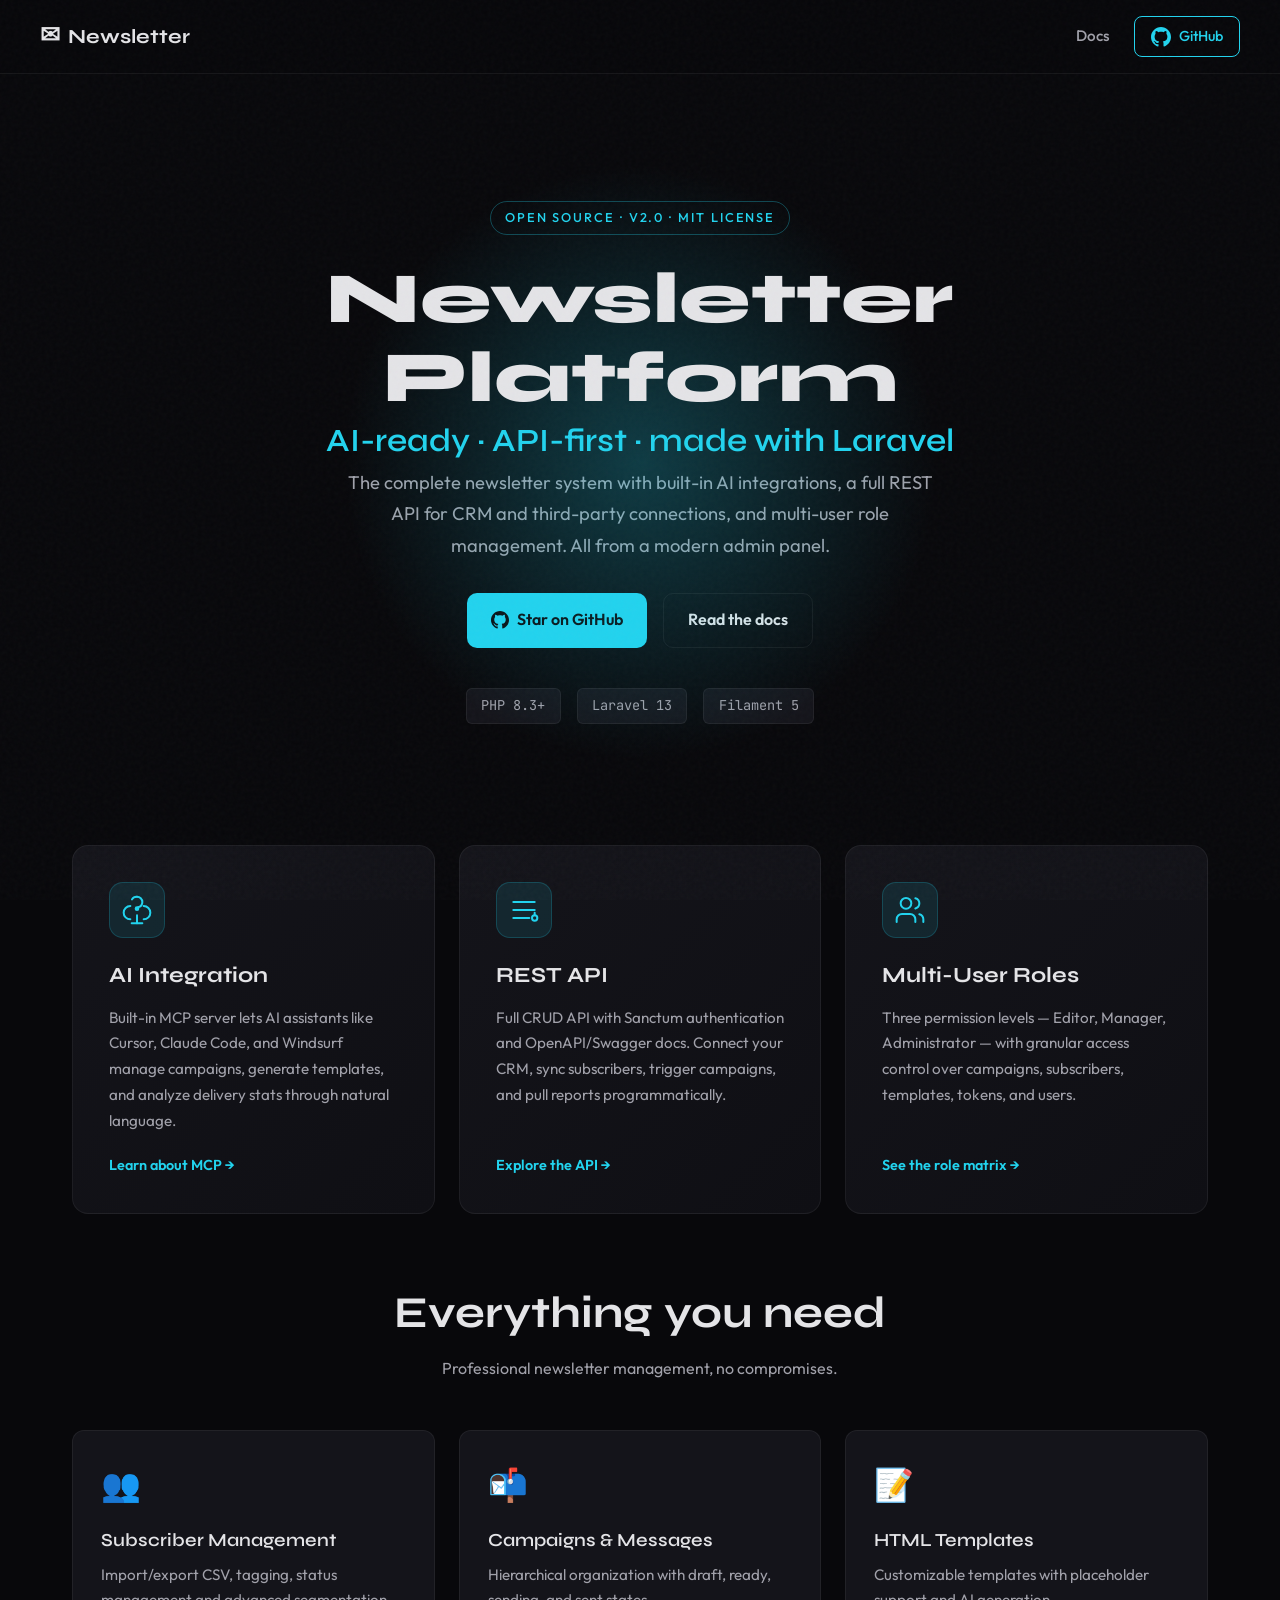
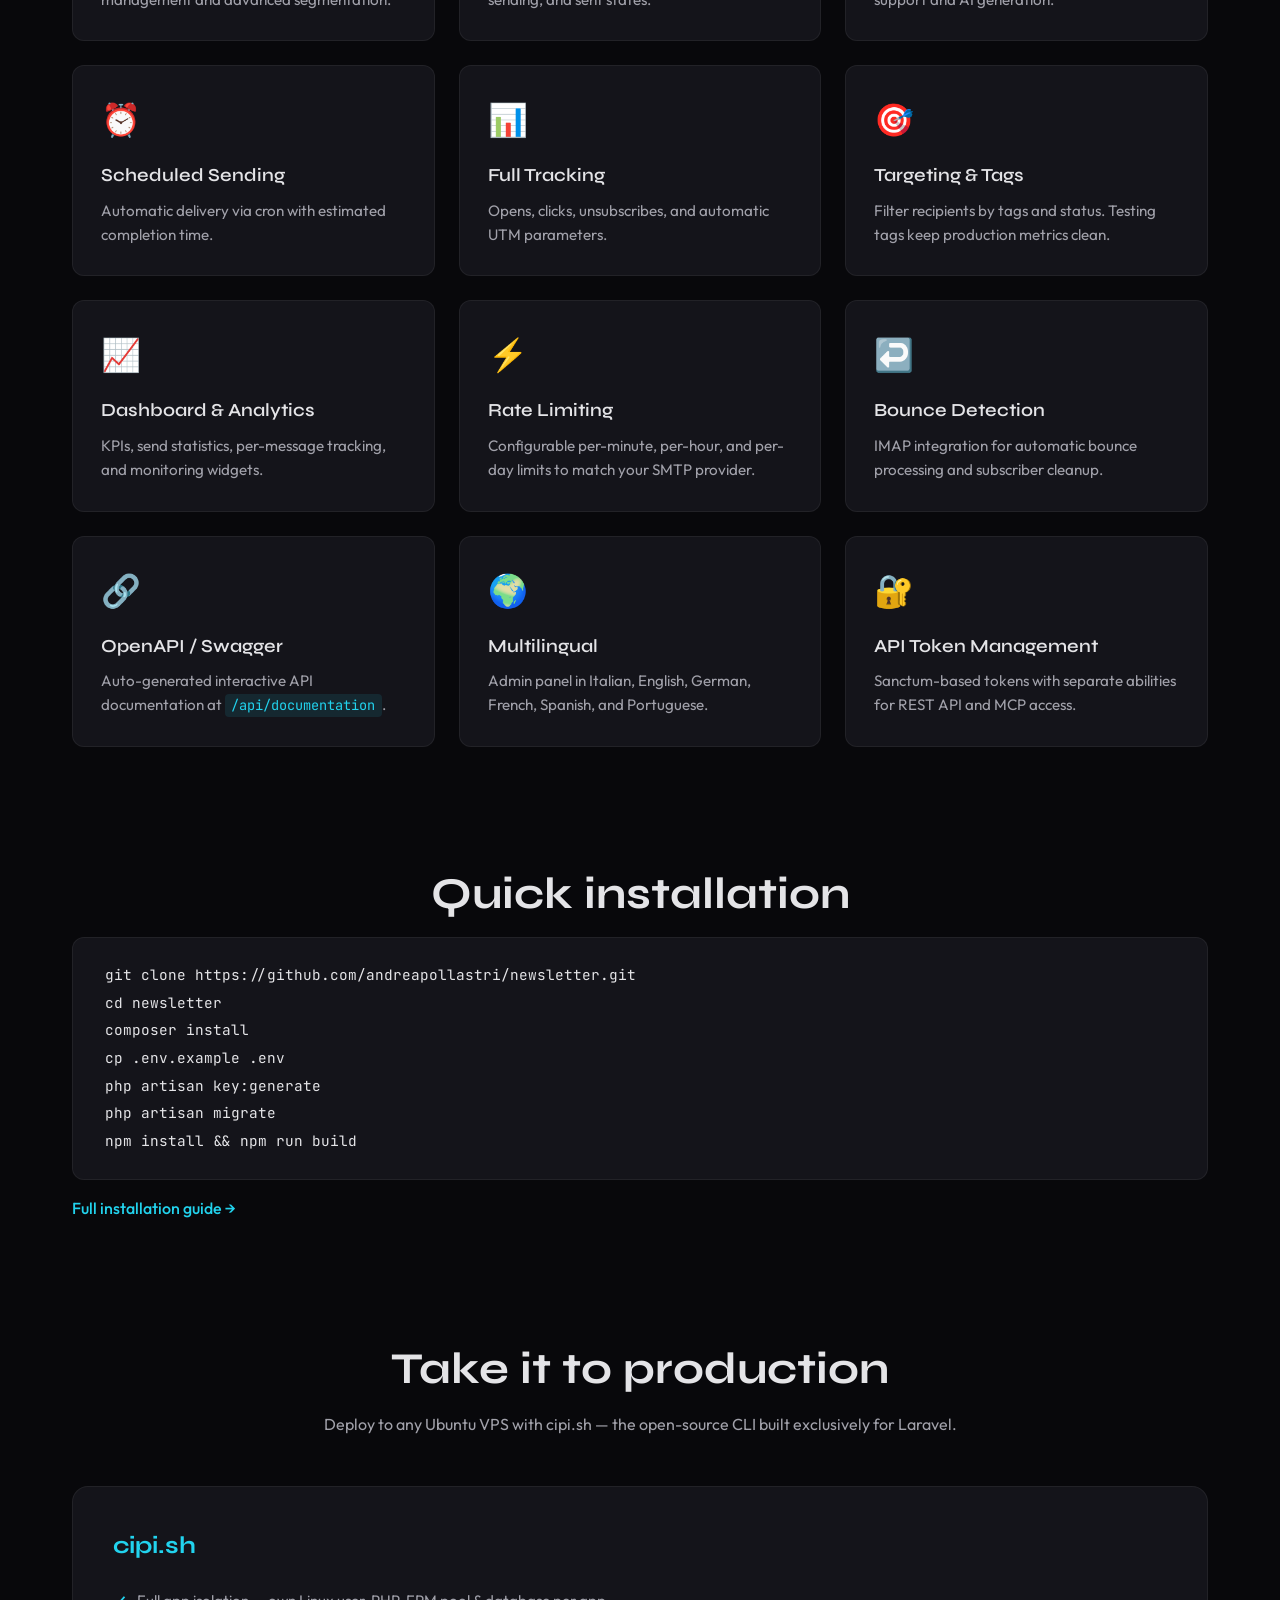
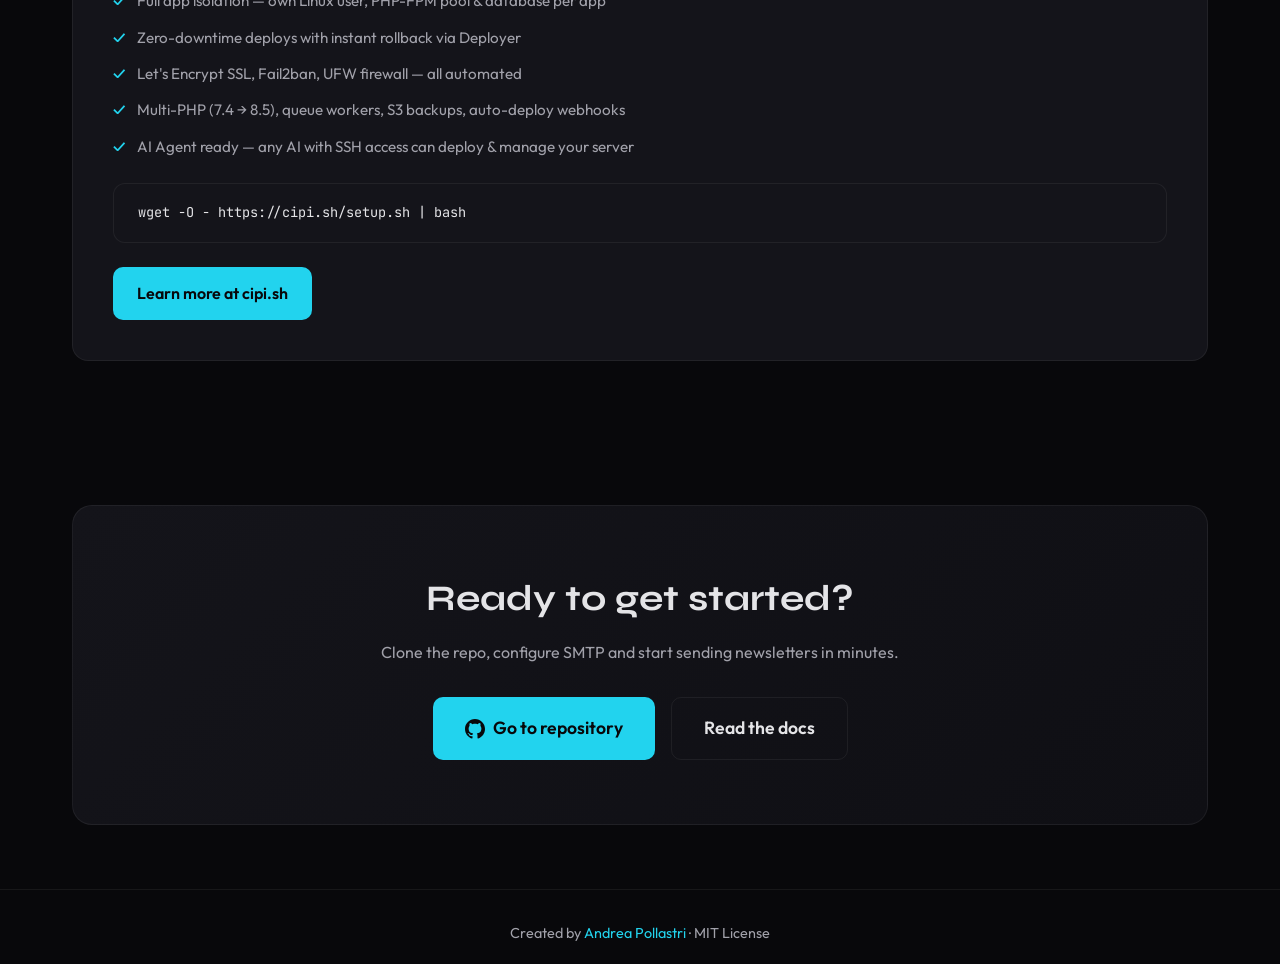
<file: index.html>
<!DOCTYPE html>
<html lang="en">

<head>
  <meta charset="UTF-8">
  <meta name="viewport" content="width=device-width, initial-scale=1.0">
  <meta name="description"
    content="Newsletter Platform - AI-ready open source newsletter system for Laravel. REST API, MCP server, multi-user roles, campaigns, templates, and full tracking.">
  <title>Newsletter Platform · Open Source made with Laravel</title>
  <link rel="canonical" href="https://newsletter.web.ap.it/">
  <meta name="theme-color" content="#08080b">
  <link rel="icon" href="/favicon.svg" type="image/svg+xml">
  <link rel="apple-touch-icon" href="/og-image.png">
  <meta property="og:type" content="website">
  <meta property="og:site_name" content="Newsletter Platform">
  <meta property="og:locale" content="en_US">
  <meta property="og:url" content="https://newsletter.web.ap.it/">
  <meta property="og:title" content="Newsletter Platform · Open Source made with Laravel">
  <meta property="og:description"
    content="AI-ready open source newsletter system for Laravel. REST API, MCP server, multi-user roles, campaigns, templates, and full tracking.">
  <meta property="og:image" content="https://newsletter.web.ap.it/og-image.png">
  <meta property="og:image:type" content="image/png">
  <meta property="og:image:width" content="1200">
  <meta property="og:image:height" content="630">
  <meta property="og:image:alt" content="Newsletter Platform — AI-ready, API-first newsletter system for Laravel">
  <meta name="twitter:card" content="summary_large_image">
  <meta name="twitter:title" content="Newsletter Platform · Open Source made with Laravel">
  <meta name="twitter:description"
    content="AI-ready open source newsletter system for Laravel. REST API, MCP server, multi-user roles, campaigns, templates, and full tracking.">
  <meta name="twitter:image" content="https://newsletter.web.ap.it/og-image.png">
  <meta name="twitter:image:alt" content="Newsletter Platform — AI-ready, API-first newsletter system for Laravel">
  <script type="application/ld+json">
  {
    "@context": "https://schema.org",
    "@graph": [
      {
        "@type": "WebSite",
        "@id": "https://newsletter.web.ap.it/#website",
        "url": "https://newsletter.web.ap.it/",
        "name": "Newsletter Platform",
        "description": "AI-ready open source newsletter system for Laravel. REST API, MCP server, multi-user roles, campaigns, templates, and full tracking.",
        "inLanguage": "en",
        "publisher": { "@id": "https://newsletter.web.ap.it/#organization" }
      },
      {
        "@type": "Organization",
        "@id": "https://newsletter.web.ap.it/#organization",
        "name": "Andrea Pollastri",
        "url": "https://web.ap.it"
      },
      {
        "@type": "SoftwareApplication",
        "@id": "https://newsletter.web.ap.it/#software",
        "name": "Newsletter Platform",
        "applicationCategory": "DeveloperApplication",
        "operatingSystem": "Cross-platform (PHP / Laravel)",
        "license": "https://opensource.org/licenses/MIT",
        "url": "https://newsletter.web.ap.it/",
        "image": "https://newsletter.web.ap.it/og-image.png",
        "downloadUrl": "https://github.com/andreapollastri/newsletter",
        "codeRepository": "https://github.com/andreapollastri/newsletter",
        "description": "Complete newsletter system with AI integrations (MCP), REST API, Filament admin, subscriber management, campaigns, templates, tracking, and rate limiting.",
        "offers": {
          "@type": "Offer",
          "price": "0",
          "priceCurrency": "USD"
        },
        "author": {
          "@type": "Person",
          "name": "Andrea Pollastri",
          "url": "https://web.ap.it"
        },
        "publisher": { "@id": "https://newsletter.web.ap.it/#organization" }
      }
    ]
  }
  </script>
  <link rel="preconnect" href="https://fonts.googleapis.com">
  <link rel="preconnect" href="https://fonts.gstatic.com" crossorigin>
  <link
    href="https://fonts.googleapis.com/css2?family=Syne:wght@400;500;600;700;800&family=JetBrains+Mono:wght@400;500&family=Outfit:wght@300;400;500;600&display=swap"
    rel="stylesheet">
  <link rel="stylesheet" href="styles.css">
</head>

<body>
  <div class="noise"></div>

  <header class="header">
    <nav class="nav">
      <a href="/" class="logo">
        <span class="logo-icon">✉</span>
        <span>Newsletter</span>
      </a>
      <div class="nav-links">
        <a href="/docs.html" class="nav-link">Docs</a>
        <a href="https://github.com/andreapollastri/newsletter" target="_blank" rel="noopener" class="nav-cta">
          <svg width="20" height="20" viewBox="0 0 24 24" fill="currentColor" aria-hidden="true">
            <path
              d="M12 0c-6.626 0-12 5.373-12 12 0 5.302 3.438 9.8 8.207 11.387.599.111.793-.261.793-.577v-2.234c-3.338.726-4.033-1.416-4.033-1.416-.546-1.387-1.333-1.756-1.333-1.756-1.089-.745.083-.729.083-.729 1.205.084 1.839 1.237 1.839 1.237 1.07 1.834 2.807 1.304 3.492.997.107-.775.418-1.305.762-1.604-2.665-.305-5.467-1.334-5.467-5.931 0-1.311.469-2.381 1.236-3.221-.124-.303-.535-1.524.117-3.176 0 0 1.008-.322 3.301 1.23.957-.266 1.983-.399 3.003-.404 1.02.005 2.047.138 3.006.404 2.291-1.552 3.297-1.23 3.297-1.23.653 1.653.242 2.874.118 3.176.77.84 1.235 1.911 1.235 3.221 0 4.609-2.807 5.624-5.479 5.921.43.372.823 1.102.823 2.222v3.293c0 .319.192.694.801.576 4.765-1.589 8.199-6.086 8.199-11.386 0-6.627-5.373-12-12-12z" />
          </svg>
          <span class="nav-cta-text">GitHub</span>
        </a>
      </div>
    </nav>
  </header>

  <main>
    <section class="hero">
      <div class="hero-badge">Open Source · v2.0 · MIT License</div>
      <h1 class="hero-title">
        Newsletter Platform
        <span class="hero-subtitle">AI-ready · API-first · made with Laravel</span>
      </h1>
      <p class="hero-desc">
        The complete newsletter system with built-in AI integrations, a full REST API for CRM and third-party
        connections, and multi-user role management. All from a modern admin panel.
      </p>
      <div class="hero-ctas">
        <a href="https://github.com/andreapollastri/newsletter" target="_blank" rel="noopener" class="btn btn-primary">
          <svg width="18" height="18" viewBox="0 0 24 24" fill="currentColor">
            <path
              d="M12 0c-6.626 0-12 5.373-12 12 0 5.302 3.438 9.8 8.207 11.387.599.111.793-.261.793-.577v-2.234c-3.338.726-4.033-1.416-4.033-1.416-.546-1.387-1.333-1.756-1.333-1.756-1.089-.745.083-.729.083-.729 1.205.084 1.839 1.237 1.839 1.237 1.07 1.834 2.807 1.304 3.492.997.107-.775.418-1.305.762-1.604-2.665-.305-5.467-1.334-5.467-5.931 0-1.311.469-2.381 1.236-3.221-.124-.303-.535-1.524.117-3.176 0 0 1.008-.322 3.301 1.23.957-.266 1.983-.399 3.003-.404 1.02.005 2.047.138 3.006.404 2.291-1.552 3.297-1.23 3.297-1.23.653 1.653.242 2.874.118 3.176.77.84 1.235 1.911 1.235 3.221 0 4.609-2.807 5.624-5.479 5.921.43.372.823 1.102.823 2.222v3.293c0 .319.192.694.801.576 4.765-1.589 8.199-6.086 8.199-11.386 0-6.627-5.373-12-12-12z" />
          </svg>
          Star on GitHub
        </a>
        <a href="/docs.html" class="btn btn-secondary">Read the docs</a>
      </div>
      <div class="hero-stack">
        <span class="stack-item">PHP 8.3+</span>
        <span class="stack-item">Laravel 13</span>
        <span class="stack-item">Filament 5</span>
      </div>
    </section>

    <section class="pillars">
      <div class="pillars-grid">
        <article class="pillar-card">
          <div class="pillar-icon">
            <svg width="32" height="32" viewBox="0 0 24 24" fill="none" stroke="currentColor" stroke-width="1.5"
              stroke-linecap="round" stroke-linejoin="round">
              <path d="M12 2a4 4 0 0 1 4 4c0 1.95-1.4 3.58-3.25 3.93" />
              <path d="M8.24 4.03A4 4 0 0 1 12 2" />
              <path d="M17 9a5 5 0 0 1 0 10" />
              <path d="M7 9a5 5 0 0 0 0 10" />
              <path d="M12 16v6" />
              <path d="M8 22h8" />
              <circle cx="12" cy="11" r="1" fill="currentColor" />
            </svg>
          </div>
          <h3>AI Integration</h3>
          <p>Built-in MCP server lets AI assistants like Cursor, Claude Code, and Windsurf manage campaigns, generate
            templates, and analyze delivery stats through natural language.</p>
          <a href="/docs.html#mcp-server" class="pillar-link">Learn about MCP &rarr;</a>
        </article>
        <article class="pillar-card">
          <div class="pillar-icon">
            <svg width="32" height="32" viewBox="0 0 24 24" fill="none" stroke="currentColor" stroke-width="1.5"
              stroke-linecap="round" stroke-linejoin="round">
              <path d="M4 6h16" />
              <path d="M4 12h16" />
              <path d="M4 18h12" />
              <circle cx="20" cy="18" r="2" />
              <path d="M20 14v2" />
            </svg>
          </div>
          <h3>REST API</h3>
          <p>Full CRUD API with Sanctum authentication and OpenAPI/Swagger docs. Connect your CRM, sync subscribers,
            trigger campaigns, and pull reports programmatically.</p>
          <a href="/docs.html#rest-api" class="pillar-link">Explore the API &rarr;</a>
        </article>
        <article class="pillar-card">
          <div class="pillar-icon">
            <svg width="32" height="32" viewBox="0 0 24 24" fill="none" stroke="currentColor" stroke-width="1.5"
              stroke-linecap="round" stroke-linejoin="round">
              <path d="M16 21v-2a4 4 0 0 0-4-4H6a4 4 0 0 0-4 4v2" />
              <circle cx="9" cy="7" r="4" />
              <path d="M22 21v-2a4 4 0 0 0-3-3.87" />
              <path d="M16 3.13a4 4 0 0 1 0 7.75" />
            </svg>
          </div>
          <h3>Multi-User Roles</h3>
          <p>Three permission levels &mdash; Editor, Manager, Administrator &mdash; with granular access control over
            campaigns, subscribers, templates, tokens, and users.</p>
          <a href="/docs.html#user-roles" class="pillar-link">See the role matrix &rarr;</a>
        </article>
      </div>
    </section>

    <section id="features" class="features">
      <h2 class="section-title">Everything you need</h2>
      <p class="section-desc">Professional newsletter management, no compromises.</p>
      <div class="features-grid">
        <article class="feature-card">
          <span class="feature-icon">👥</span>
          <h3>Subscriber Management</h3>
          <p>Import/export CSV, tagging, status management and advanced segmentation.</p>
        </article>
        <article class="feature-card">
          <span class="feature-icon">📬</span>
          <h3>Campaigns & Messages</h3>
          <p>Hierarchical organization with draft, ready, sending, and sent states.</p>
        </article>
        <article class="feature-card">
          <span class="feature-icon">📝</span>
          <h3>HTML Templates</h3>
          <p>Customizable templates with placeholder support and AI generation.</p>
        </article>
        <article class="feature-card">
          <span class="feature-icon">⏰</span>
          <h3>Scheduled Sending</h3>
          <p>Automatic delivery via cron with estimated completion time.</p>
        </article>
        <article class="feature-card">
          <span class="feature-icon">📊</span>
          <h3>Full Tracking</h3>
          <p>Opens, clicks, unsubscribes, and automatic UTM parameters.</p>
        </article>
        <article class="feature-card">
          <span class="feature-icon">🎯</span>
          <h3>Targeting & Tags</h3>
          <p>Filter recipients by tags and status. Testing tags keep production metrics clean.</p>
        </article>
        <article class="feature-card">
          <span class="feature-icon">📈</span>
          <h3>Dashboard & Analytics</h3>
          <p>KPIs, send statistics, per-message tracking, and monitoring widgets.</p>
        </article>
        <article class="feature-card">
          <span class="feature-icon">⚡</span>
          <h3>Rate Limiting</h3>
          <p>Configurable per-minute, per-hour, and per-day limits to match your SMTP provider.</p>
        </article>
        <article class="feature-card">
          <span class="feature-icon">↩️</span>
          <h3>Bounce Detection</h3>
          <p>IMAP integration for automatic bounce processing and subscriber cleanup.</p>
        </article>
        <article class="feature-card">
          <span class="feature-icon">🔗</span>
          <h3>OpenAPI / Swagger</h3>
          <p>Auto-generated interactive API documentation at <code>/api/documentation</code>.</p>
        </article>
        <article class="feature-card">
          <span class="feature-icon">🌍</span>
          <h3>Multilingual</h3>
          <p>Admin panel in Italian, English, German, French, Spanish, and Portuguese.</p>
        </article>
        <article class="feature-card">
          <span class="feature-icon">🔐</span>
          <h3>API Token Management</h3>
          <p>Sanctum-based tokens with separate abilities for REST API and MCP access.</p>
        </article>
      </div>
    </section>

    <section class="install">
      <h2 class="section-title">Quick installation</h2>
      <div class="code-block">
        <pre><code>git clone https://github.com/andreapollastri/newsletter.git
cd newsletter
composer install
cp .env.example .env
php artisan key:generate
php artisan migrate
npm install && npm run build</code></pre>
      </div>
      <a href="/docs.html#installation" class="link-more">Full installation guide &rarr;</a>
    </section>

    <section id="production" class="production">
      <h2 class="section-title">Take it to production</h2>
      <p class="section-desc">Deploy to any Ubuntu VPS with cipi.sh — the open-source CLI built exclusively for
        Laravel.
      </p>
      <div class="production-card">
        <div class="production-content">
          <h3><a href="https://cipi.sh" target="_blank" rel="noopener">cipi.sh</a></h3>
          <ul class="production-features">
            <li>Full app isolation — own Linux user, PHP-FPM pool & database per app</li>
            <li>Zero-downtime deploys with instant rollback via Deployer</li>
            <li>Let's Encrypt SSL, Fail2ban, UFW firewall — all automated</li>
            <li>Multi-PHP (7.4 &rarr; 8.5), queue workers, S3 backups, auto-deploy webhooks</li>
            <li>AI Agent ready — any AI with SSH access can deploy & manage your server</li>
          </ul>
          <div class="code-block code-block-inline">
            <pre><code>wget -O - https://cipi.sh/setup.sh | bash</code></pre>
          </div>
          <a href="https://cipi.sh" target="_blank" rel="noopener" class="btn btn-primary">Learn more at cipi.sh</a>
        </div>
      </div>
    </section>

    <section class="cta">
      <div class="cta-content">
        <h2>Ready to get started?</h2>
        <p>Clone the repo, configure SMTP and start sending newsletters in minutes.</p>
        <div class="cta-buttons">
          <a href="https://github.com/andreapollastri/newsletter" target="_blank" rel="noopener"
            class="btn btn-primary btn-large">
            <svg width="20" height="20" viewBox="0 0 24 24" fill="currentColor">
              <path
                d="M12 0c-6.626 0-12 5.373-12 12 0 5.302 3.438 9.8 8.207 11.387.599.111.793-.261.793-.577v-2.234c-3.338.726-4.033-1.416-4.033-1.416-.546-1.387-1.333-1.756-1.333-1.756-1.089-.745.083-.729.083-.729 1.205.084 1.839 1.237 1.839 1.237 1.07 1.834 2.807 1.304 3.492.997.107-.775.418-1.305.762-1.604-2.665-.305-5.467-1.334-5.467-5.931 0-1.311.469-2.381 1.236-3.221-.124-.303-.535-1.524.117-3.176 0 0 1.008-.322 3.301 1.23.957-.266 1.983-.399 3.003-.404 1.02.005 2.047.138 3.006.404 2.291-1.552 3.297-1.23 3.297-1.23.653 1.653.242 2.874.118 3.176.77.84 1.235 1.911 1.235 3.221 0 4.609-2.807 5.624-5.479 5.921.43.372.823 1.102.823 2.222v3.293c0 .319.192.694.801.576 4.765-1.589 8.199-6.086 8.199-11.386 0-6.627-5.373-12-12-12z" />
            </svg>
            Go to repository
          </a>
          <a href="/docs.html" class="btn btn-secondary btn-large">Read the docs</a>
        </div>
      </div>
    </section>
  </main>

  <footer class="footer">
    <p>Created by <a href="https://web.ap.it" target="_blank" rel="noopener">Andrea Pollastri</a> · MIT License</p>
  </footer>

  <script src="script.js"></script>
  <script async src="https://stats.web.ap.it/i/fd96bd67-38b9-4bac-a25a-99eda590d971.js"></script>
  <noscript><img src="https://stats.web.ap.it/collect/pixel.gif?k=fd96bd67-38b9-4bac-a25a-99eda590d971&p=/" width="1"
      height="1" /></noscript>
</body>

</html>
</file>
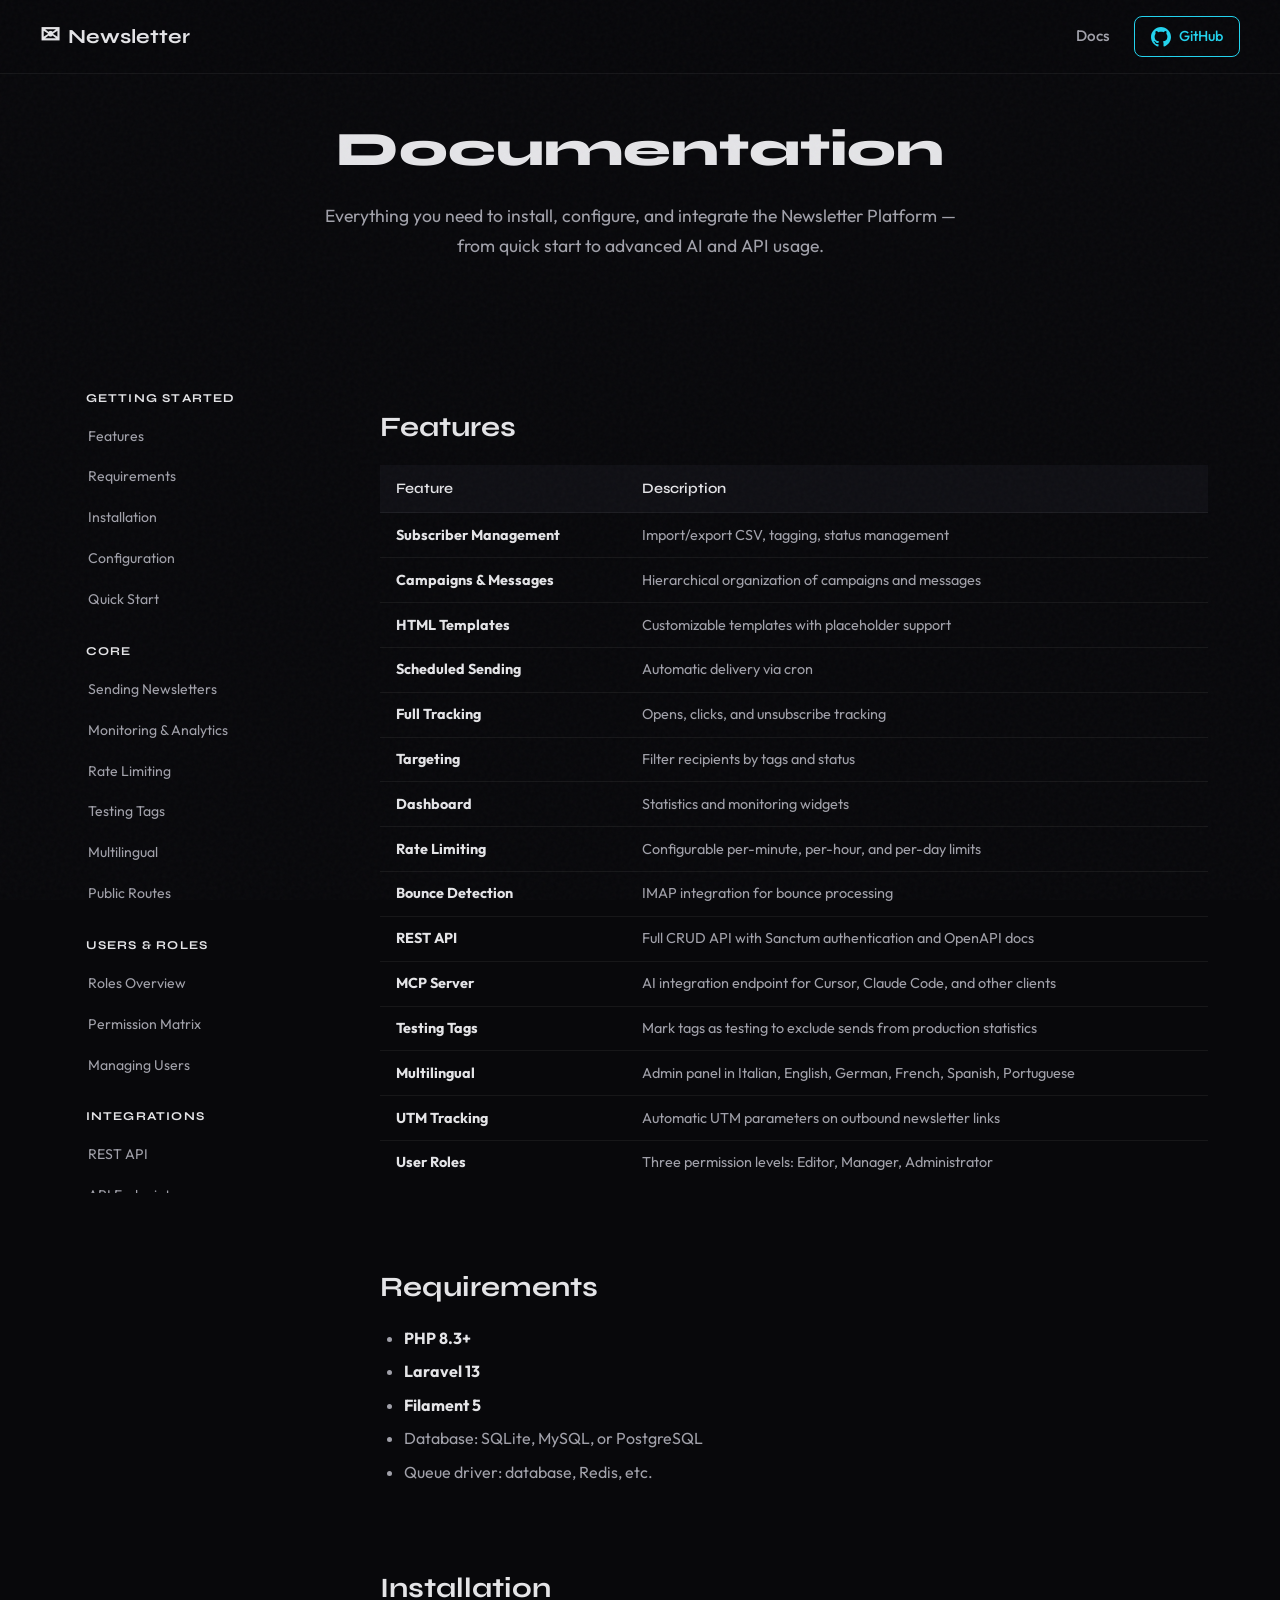
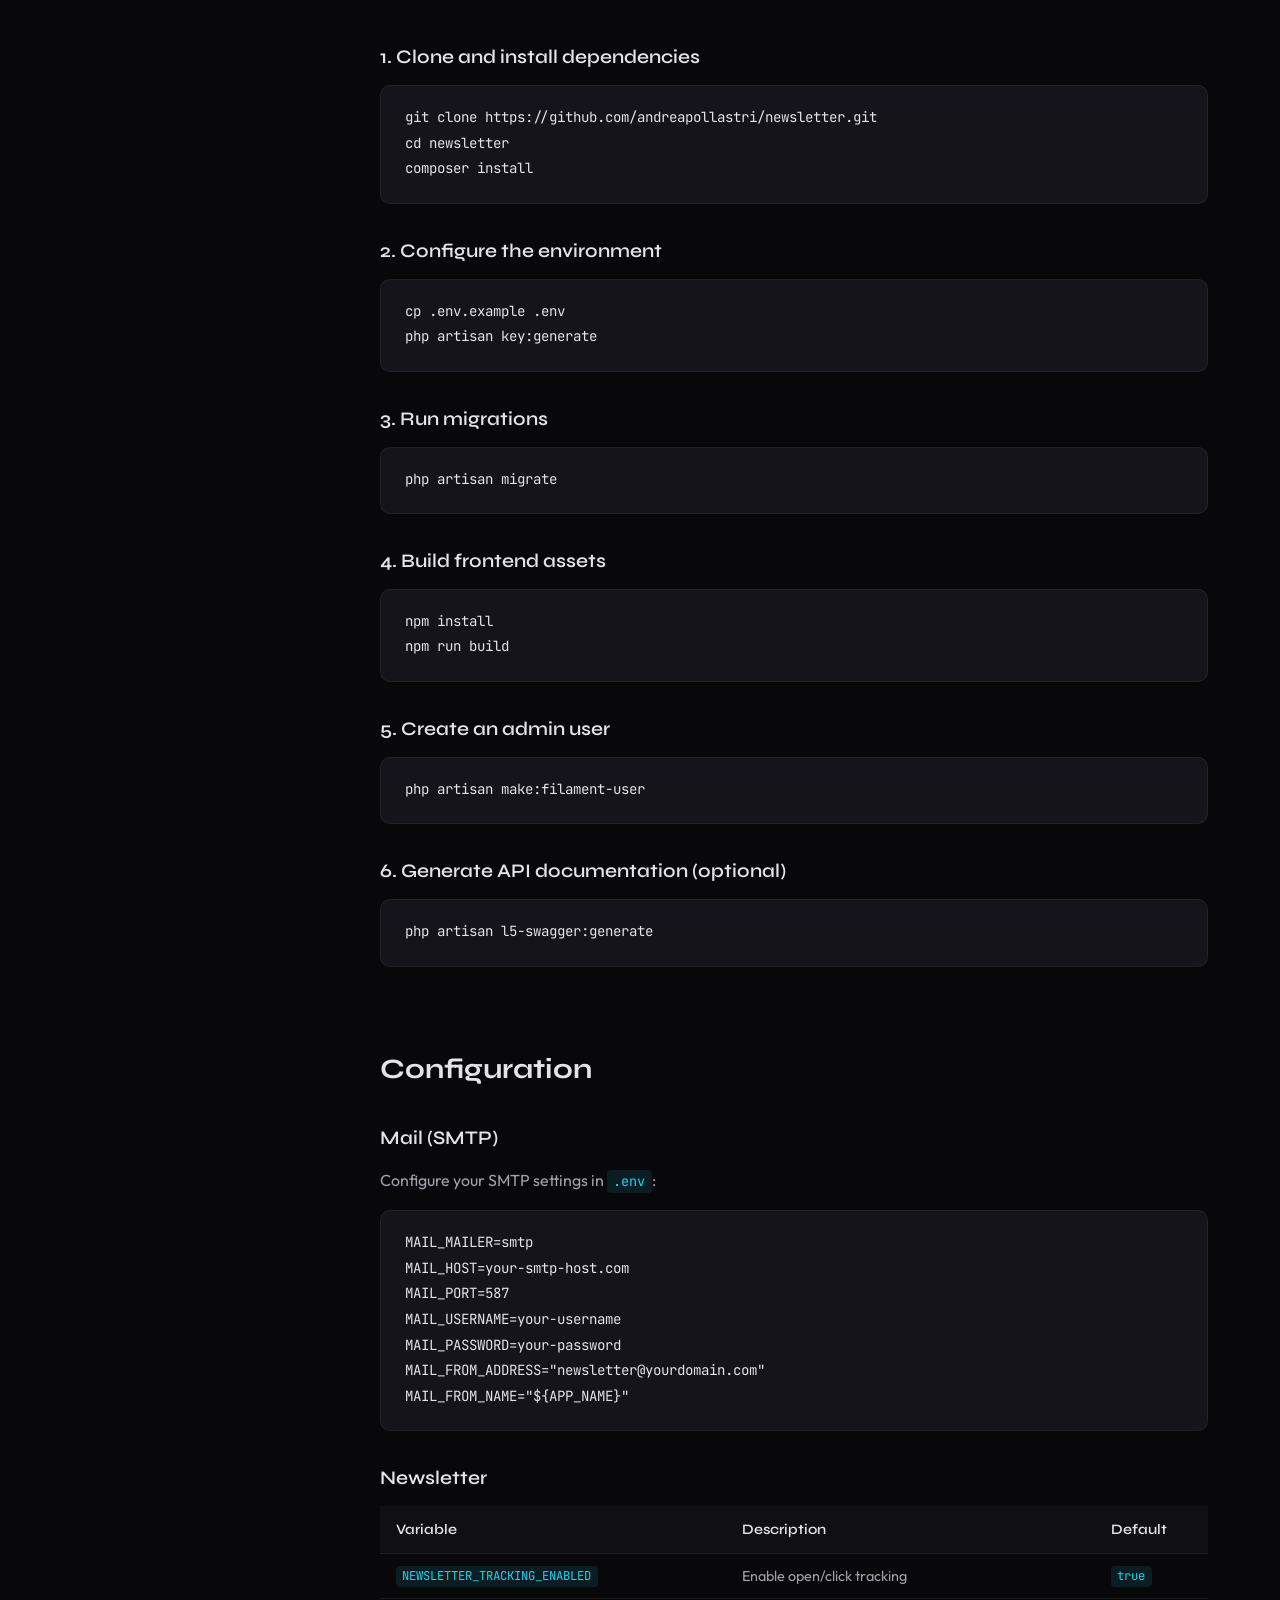
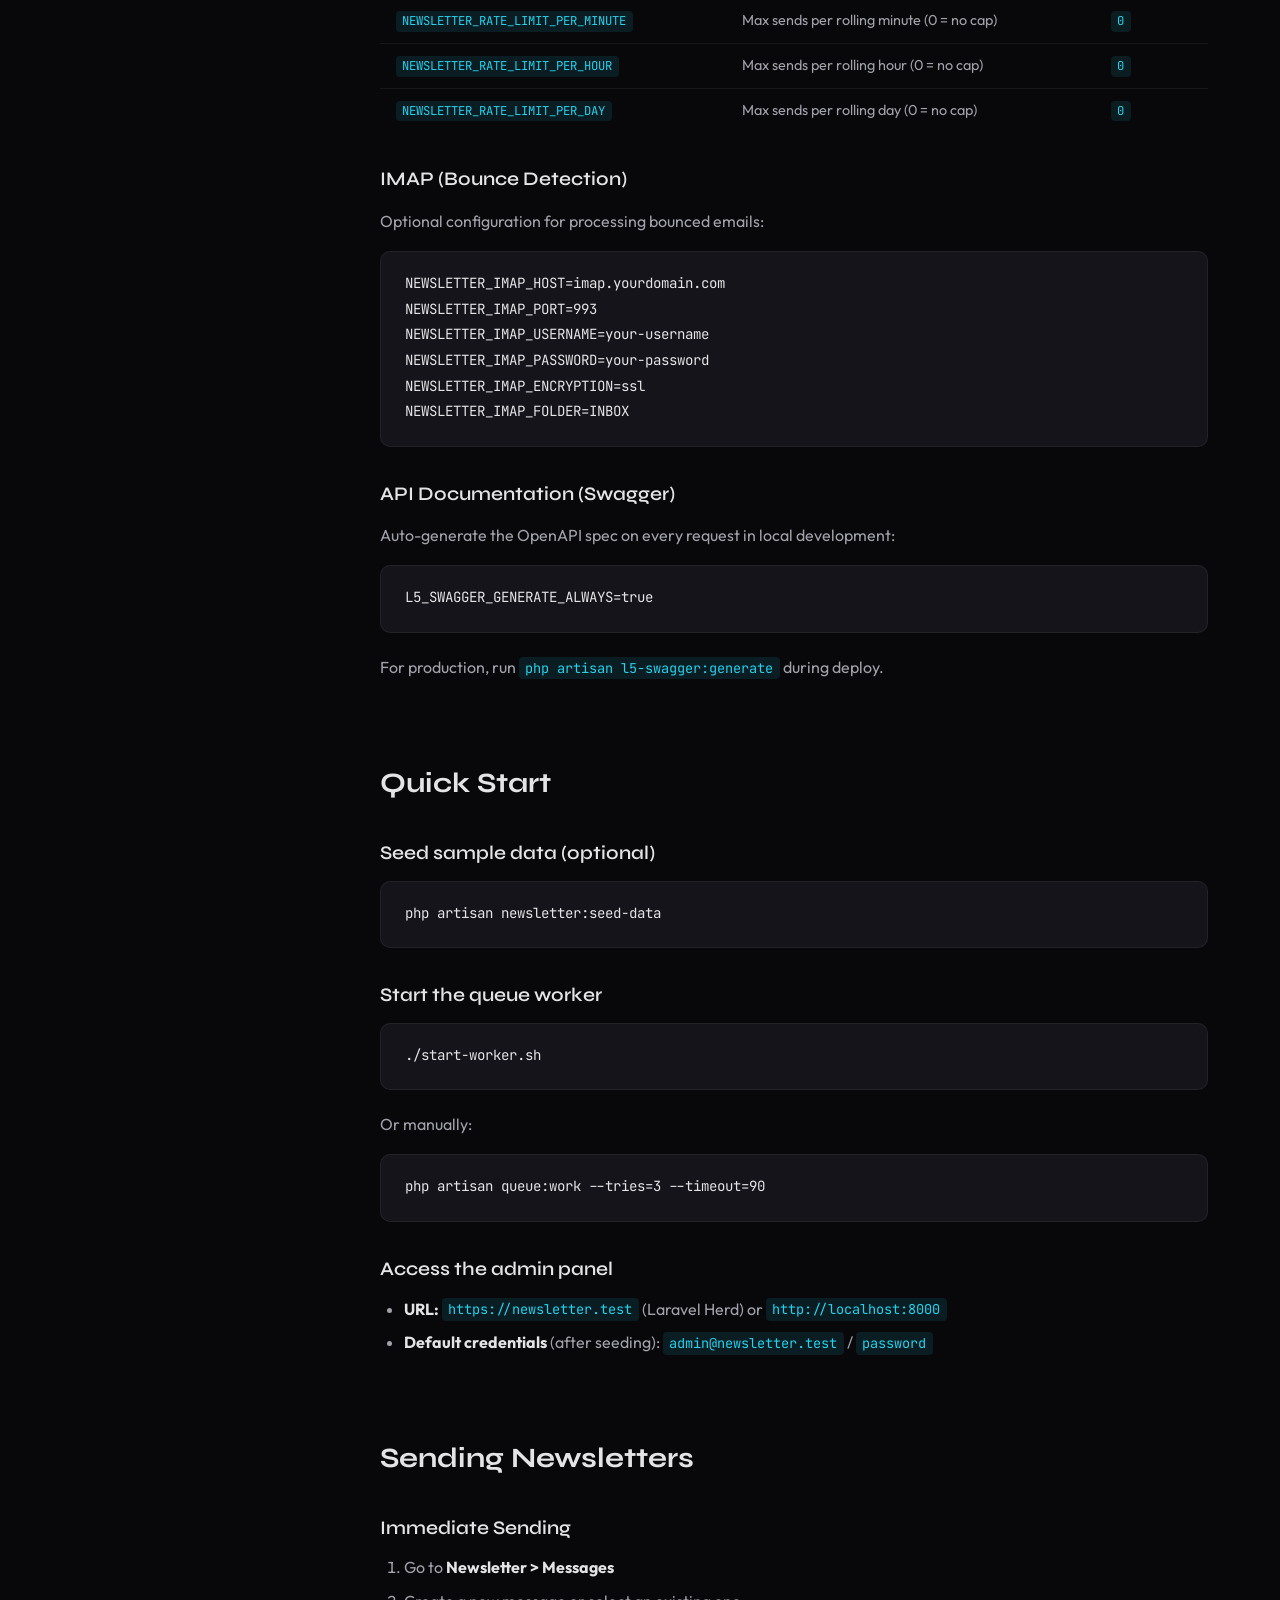
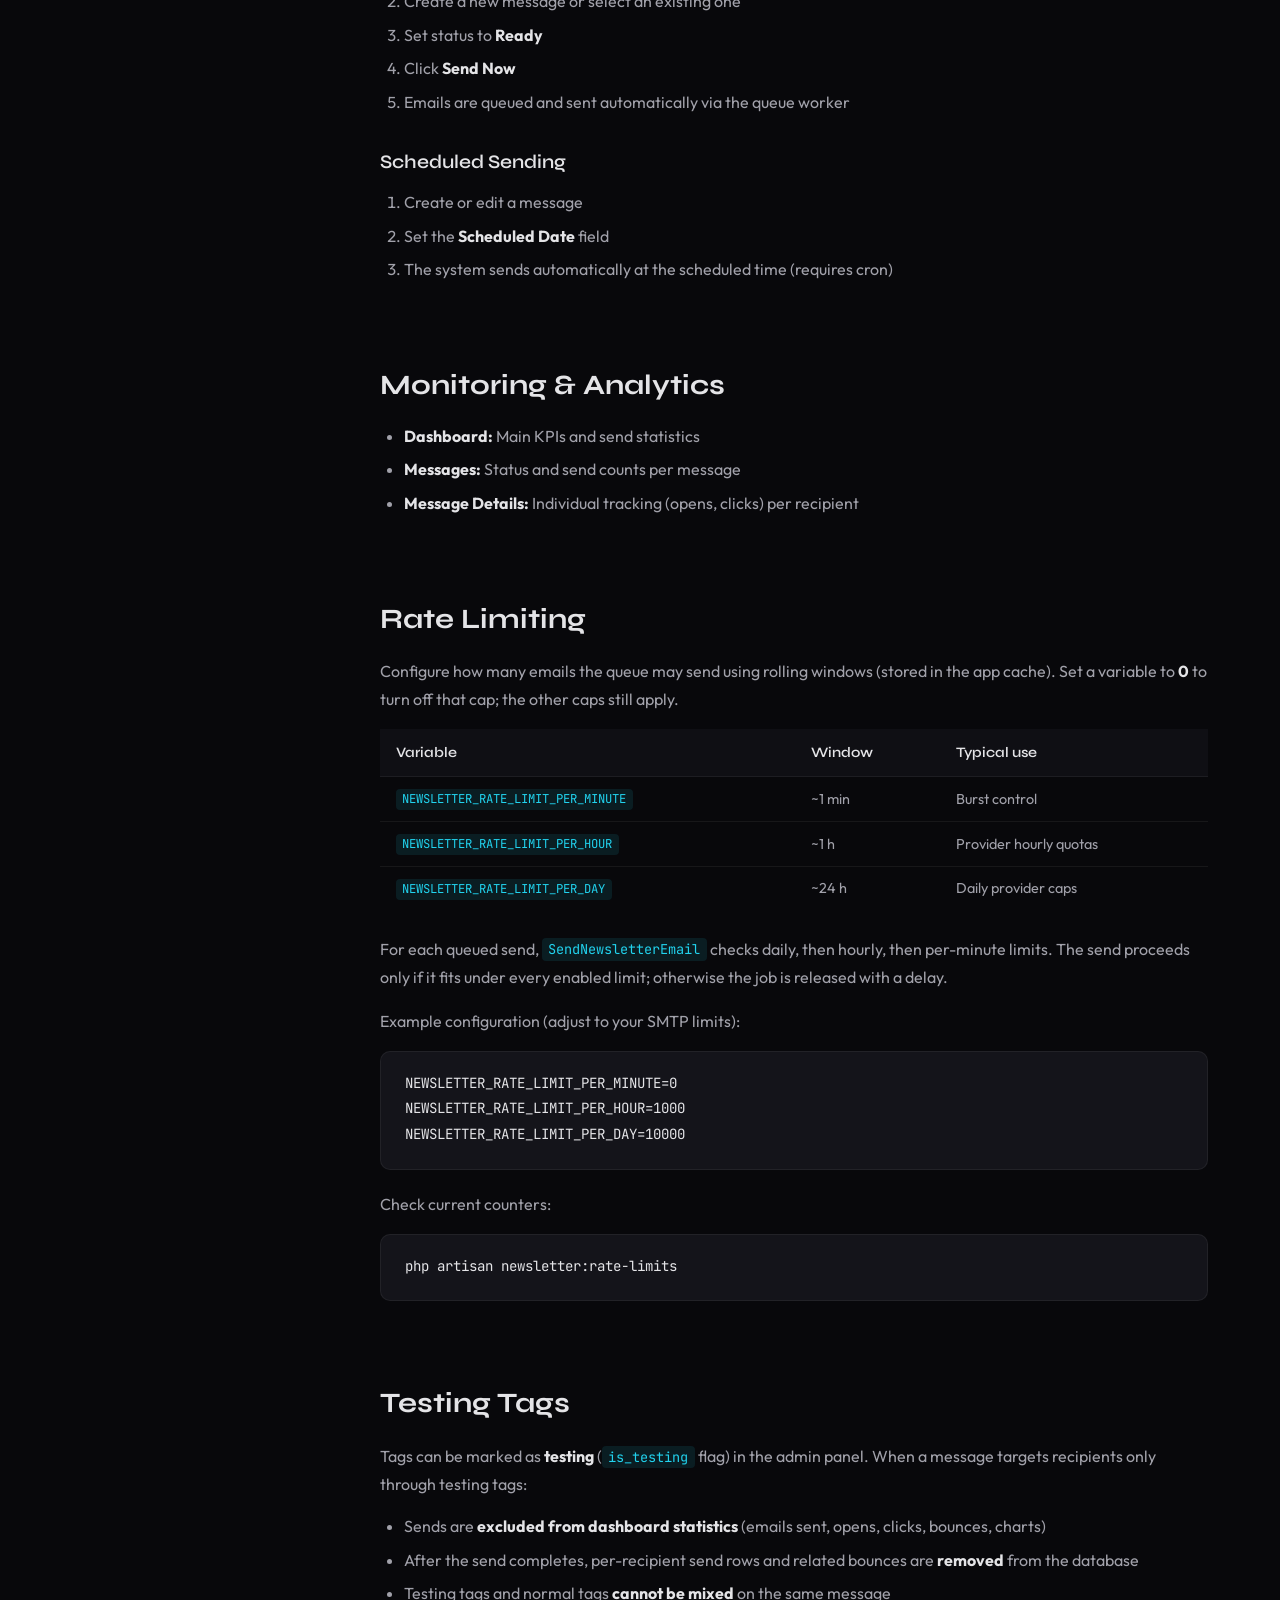
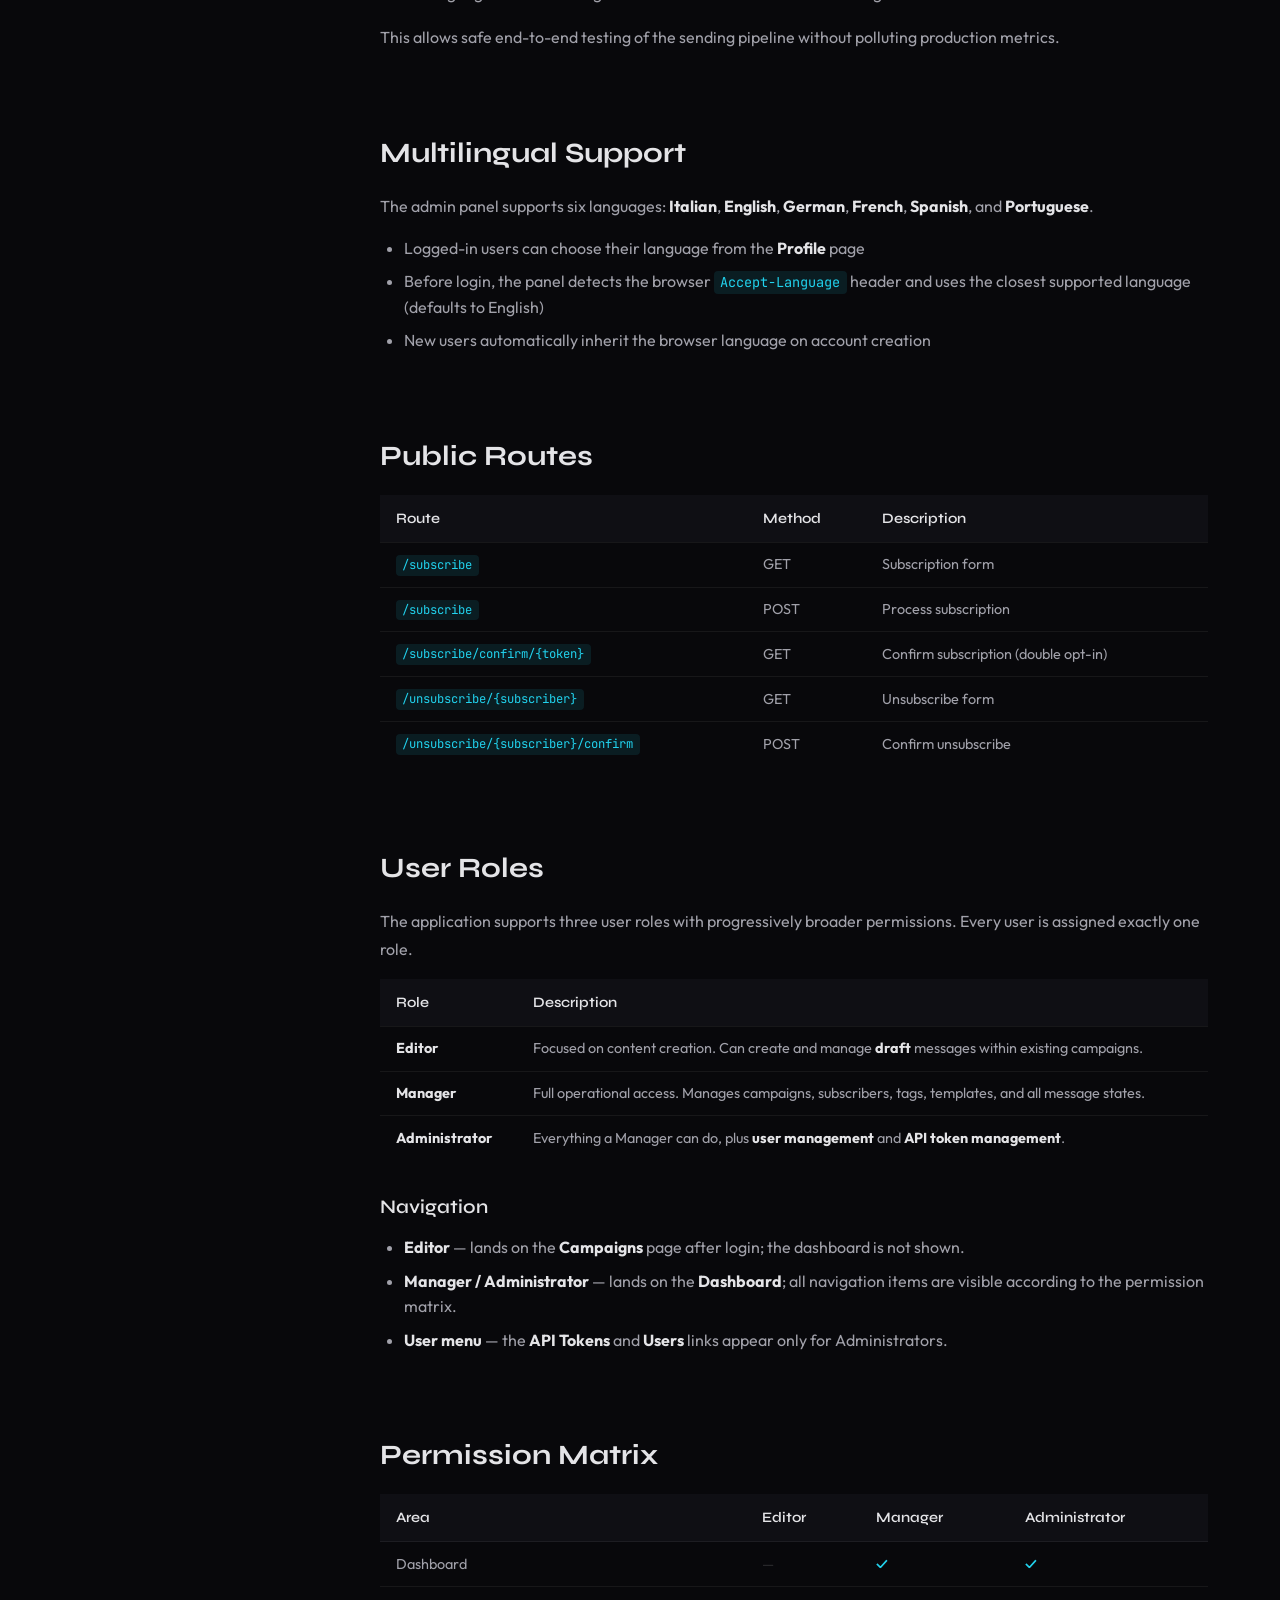
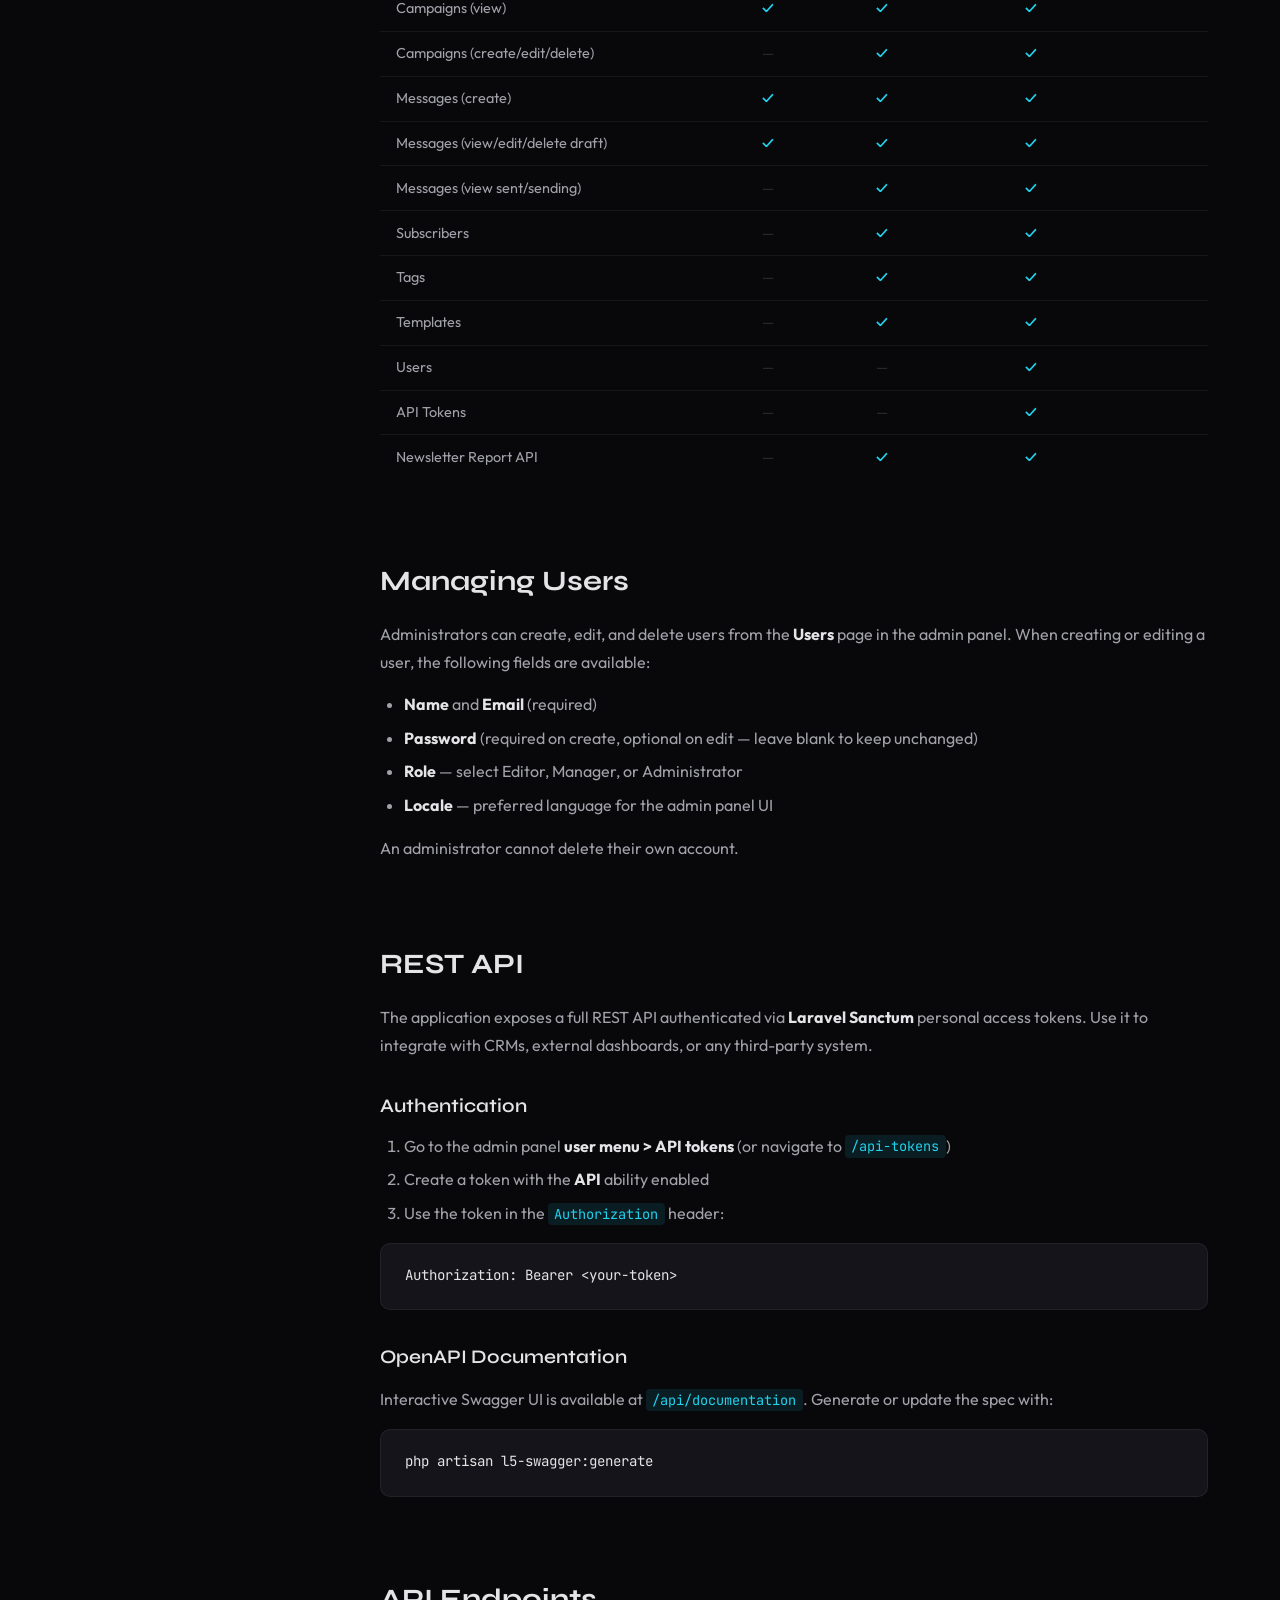
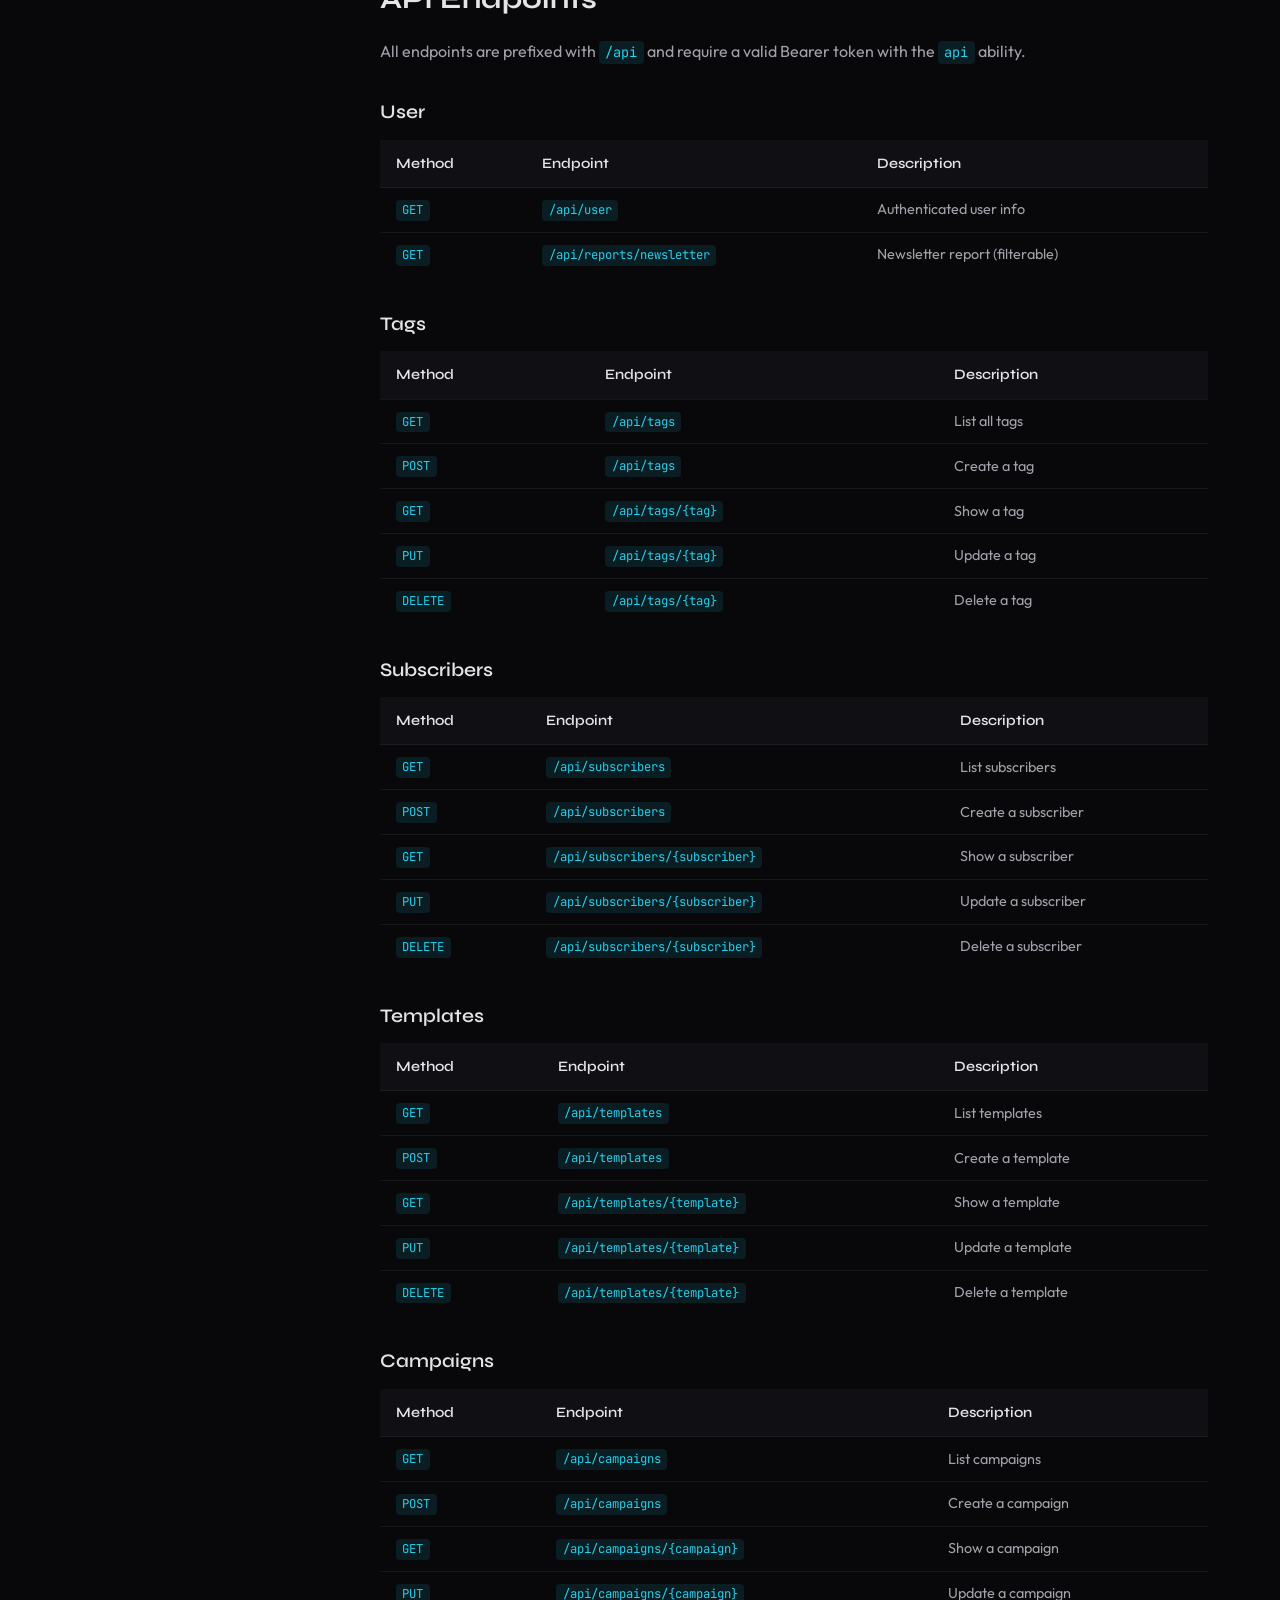
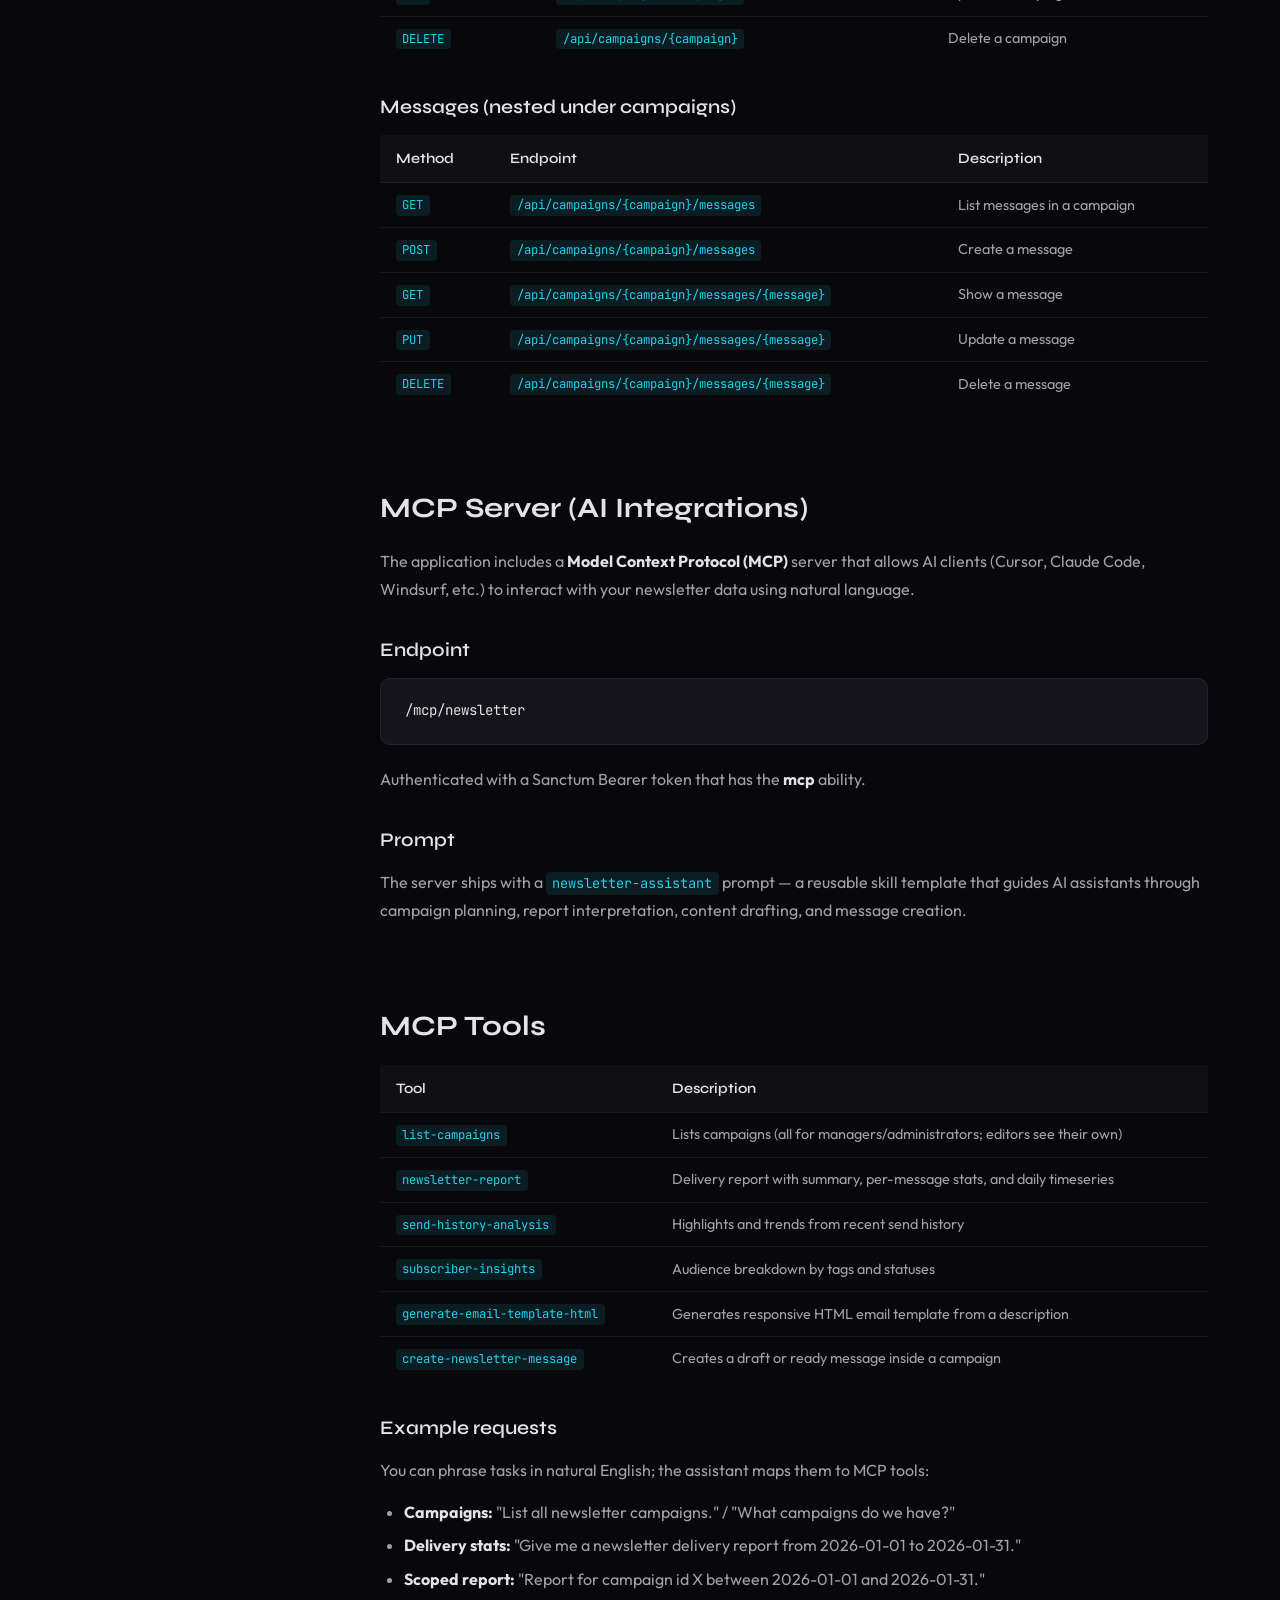
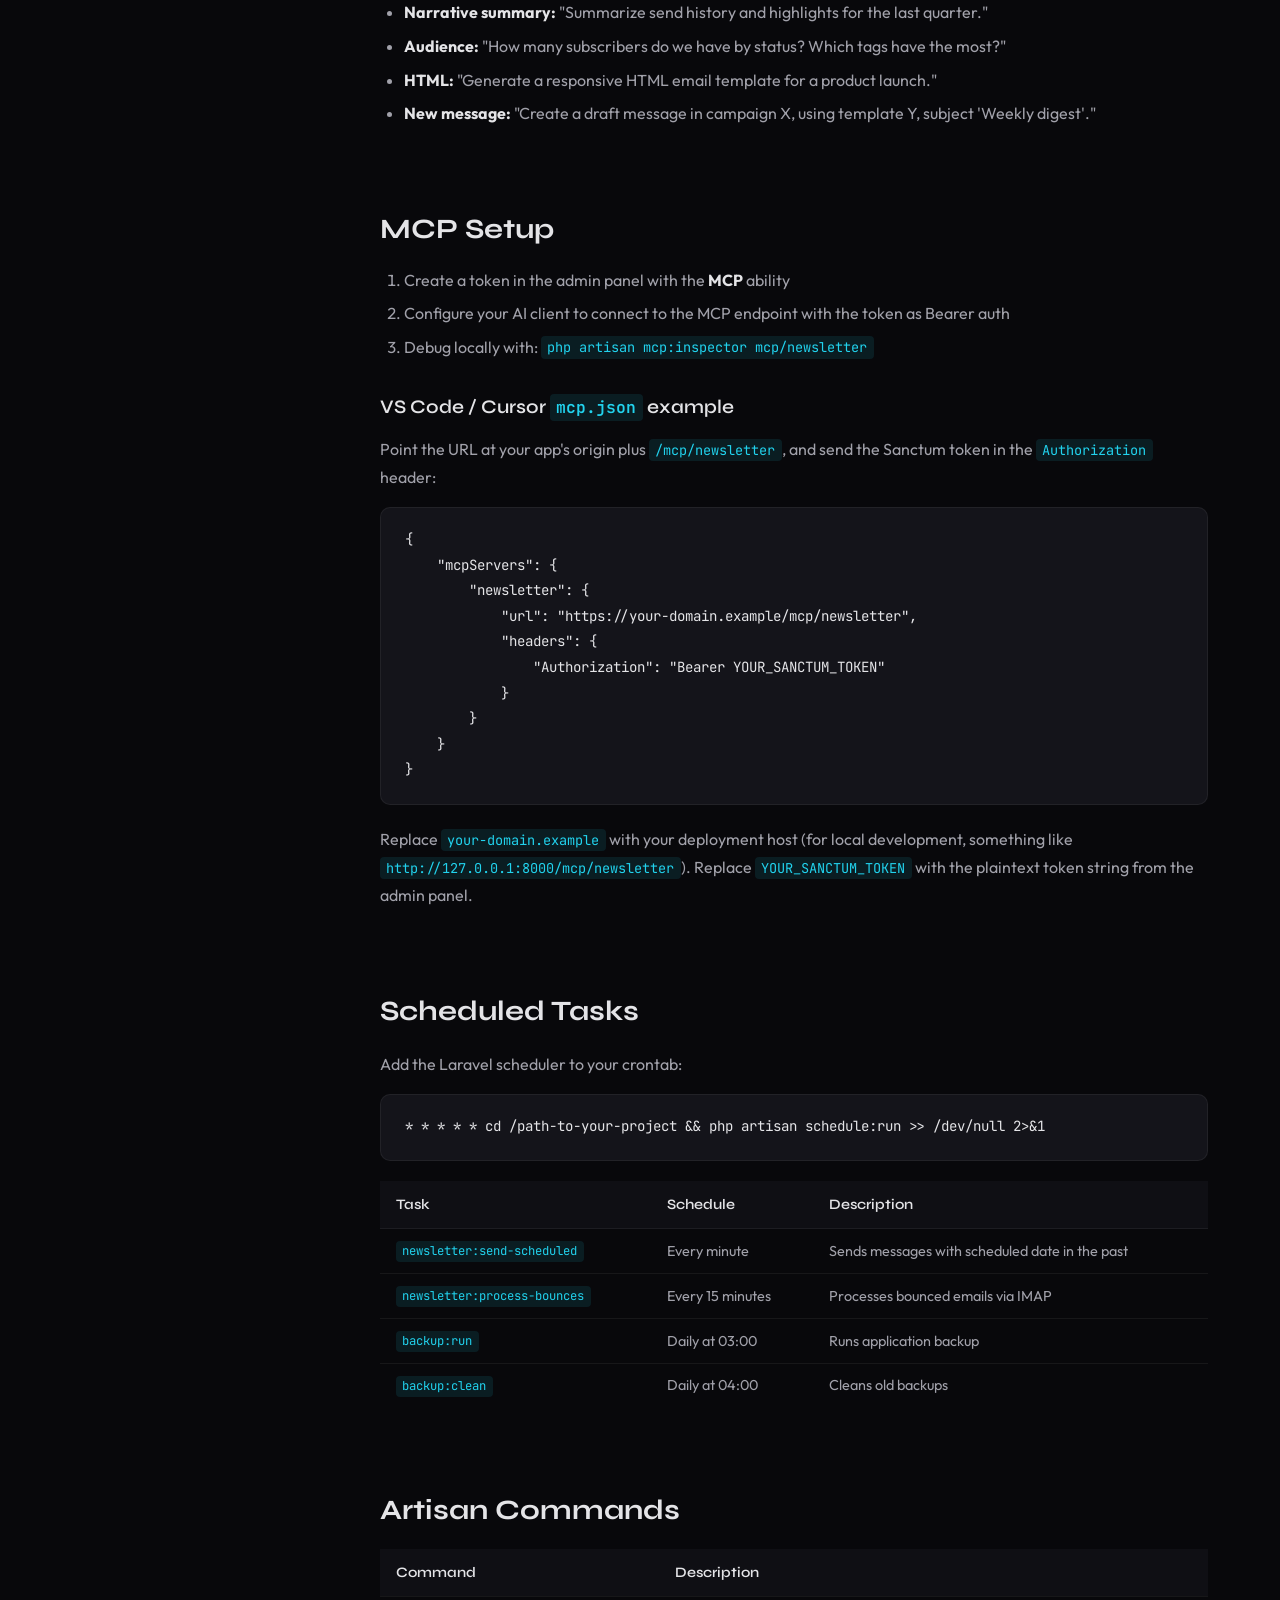
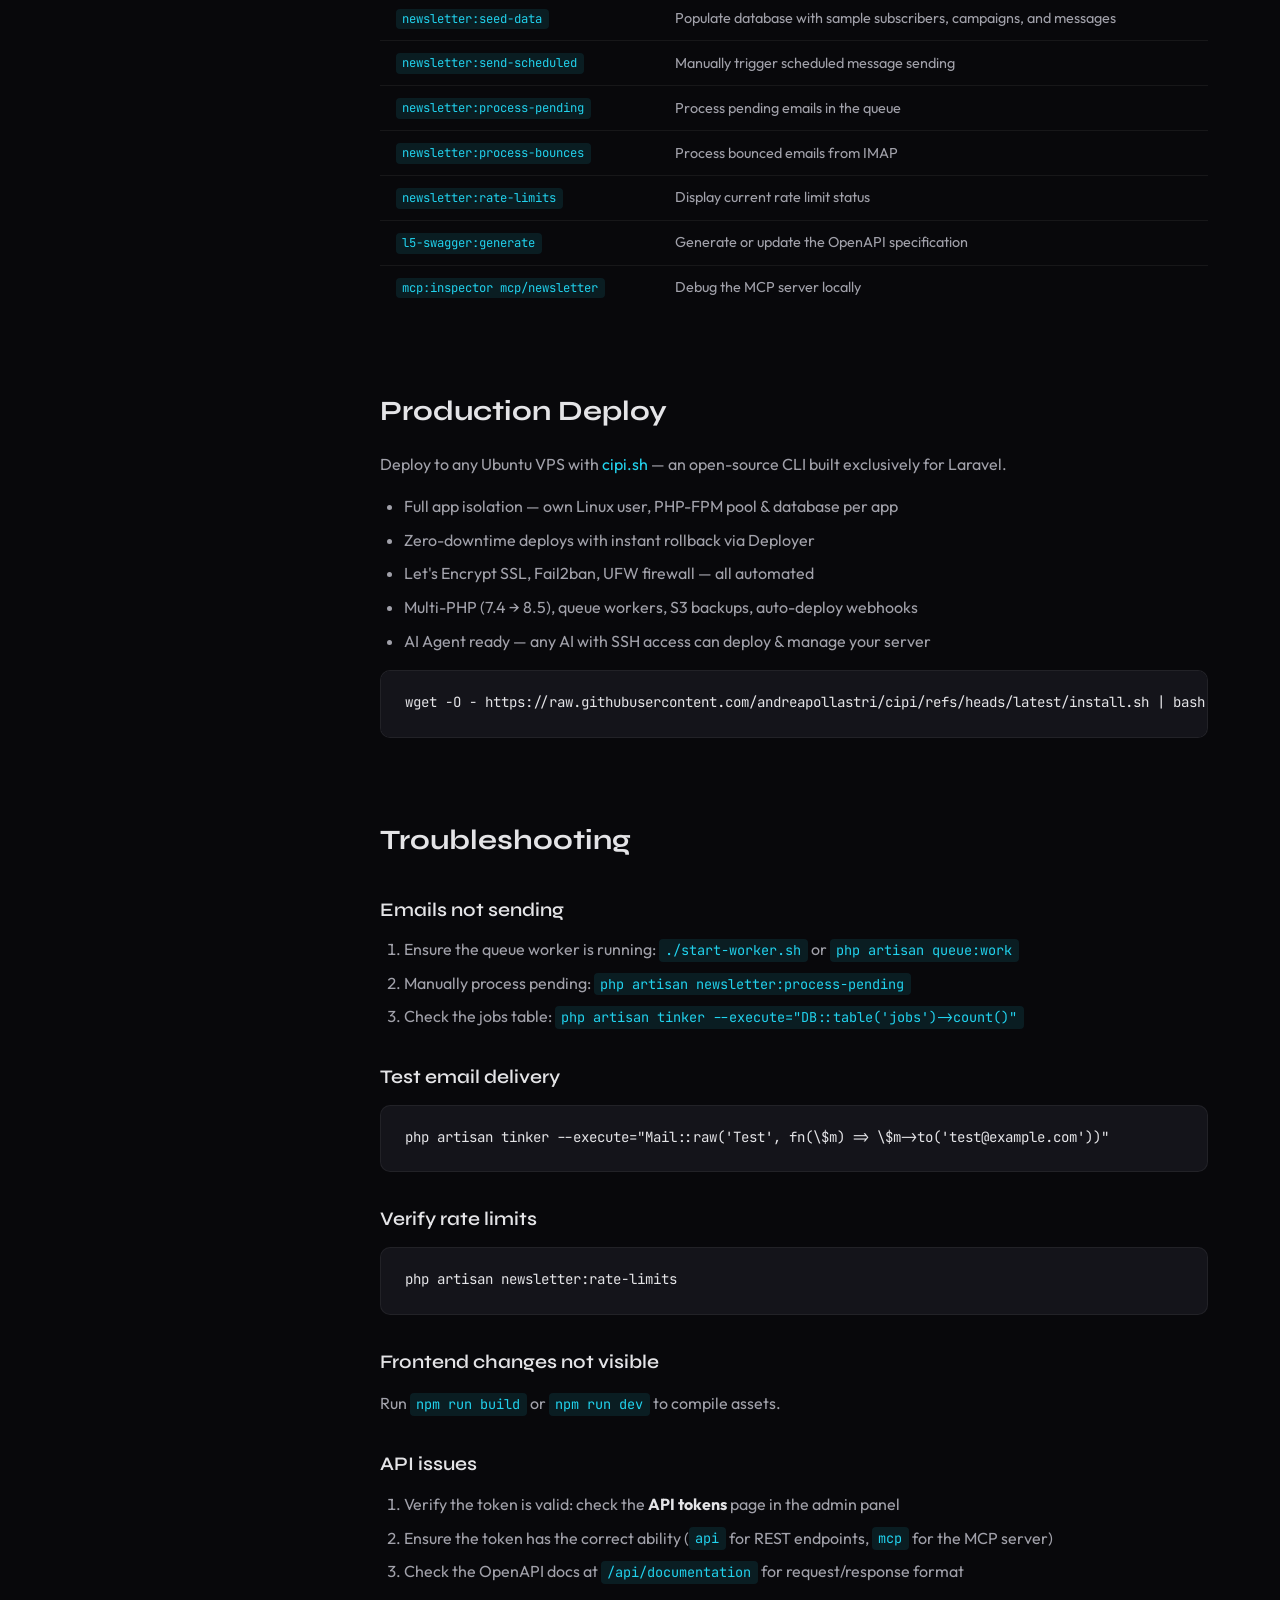
<file: docs.html>
<!DOCTYPE html>
<html lang="en">

<head>
  <meta charset="UTF-8">
  <meta name="viewport" content="width=device-width, initial-scale=1.0">
  <meta name="description"
    content="Newsletter Platform Documentation - REST API, MCP Server, user roles, installation, configuration, and more.">
  <title>Docs · Newsletter Platform</title>
  <link rel="canonical" href="https://newsletter.web.ap.it/docs.html">
  <meta name="theme-color" content="#08080b">
  <link rel="icon" href="/favicon.svg" type="image/svg+xml">
  <link rel="apple-touch-icon" href="/og-image.png">
  <link rel="preconnect" href="https://fonts.googleapis.com">
  <link rel="preconnect" href="https://fonts.gstatic.com" crossorigin>
  <link
    href="https://fonts.googleapis.com/css2?family=Syne:wght@400;500;600;700;800&family=JetBrains+Mono:wght@400;500&family=Outfit:wght@300;400;500;600&display=swap"
    rel="stylesheet">
  <link rel="stylesheet" href="styles.css">
</head>

<body>
  <div class="noise"></div>

  <header class="header">
    <nav class="nav">
      <a href="/" class="logo">
        <span class="logo-icon">✉</span>
        <span>Newsletter</span>
      </a>
      <div class="nav-links">
        <a href="/docs.html" class="nav-link">Docs</a>
        <a href="https://github.com/andreapollastri/newsletter" target="_blank" rel="noopener" class="nav-cta">
          <svg width="20" height="20" viewBox="0 0 24 24" fill="currentColor" aria-hidden="true">
            <path
              d="M12 0c-6.626 0-12 5.373-12 12 0 5.302 3.438 9.8 8.207 11.387.599.111.793-.261.793-.577v-2.234c-3.338.726-4.033-1.416-4.033-1.416-.546-1.387-1.333-1.756-1.333-1.756-1.089-.745.083-.729.083-.729 1.205.084 1.839 1.237 1.839 1.237 1.07 1.834 2.807 1.304 3.492.997.107-.775.418-1.305.762-1.604-2.665-.305-5.467-1.334-5.467-5.931 0-1.311.469-2.381 1.236-3.221-.124-.303-.535-1.524.117-3.176 0 0 1.008-.322 3.301 1.23.957-.266 1.983-.399 3.003-.404 1.02.005 2.047.138 3.006.404 2.291-1.552 3.297-1.23 3.297-1.23.653 1.653.242 2.874.118 3.176.77.84 1.235 1.911 1.235 3.221 0 4.609-2.807 5.624-5.479 5.921.43.372.823 1.102.823 2.222v3.293c0 .319.192.694.801.576 4.765-1.589 8.199-6.086 8.199-11.386 0-6.627-5.373-12-12-12z" />
          </svg>
          <span class="nav-cta-text">GitHub</span>
        </a>
      </div>
    </nav>
  </header>

  <div class="docs-hero">
    <h1>Documentation</h1>
    <p>Everything you need to install, configure, and integrate the Newsletter Platform &mdash; from quick start to
      advanced AI and API usage.</p>
  </div>

  <div class="docs-layout">
    <aside class="docs-sidebar" id="docs-sidebar">
      <nav>
        <span class="sidebar-heading">Getting Started</span>
        <a href="#features">Features</a>
        <a href="#requirements">Requirements</a>
        <a href="#installation">Installation</a>
        <a href="#configuration">Configuration</a>
        <a href="#quick-start">Quick Start</a>

        <span class="sidebar-heading">Core</span>
        <a href="#sending">Sending Newsletters</a>
        <a href="#analytics">Monitoring & Analytics</a>
        <a href="#rate-limiting">Rate Limiting</a>
        <a href="#testing-tags">Testing Tags</a>
        <a href="#multilingual">Multilingual</a>
        <a href="#public-routes">Public Routes</a>

        <span class="sidebar-heading">Users & Roles</span>
        <a href="#user-roles">Roles Overview</a>
        <a href="#permission-matrix">Permission Matrix</a>
        <a href="#managing-users">Managing Users</a>

        <span class="sidebar-heading">Integrations</span>
        <a href="#rest-api">REST API</a>
        <a href="#api-endpoints">API Endpoints</a>
        <a href="#mcp-server">MCP Server (AI)</a>
        <a href="#mcp-tools">MCP Tools</a>
        <a href="#mcp-setup">MCP Setup</a>

        <span class="sidebar-heading">Operations</span>
        <a href="#scheduled-tasks">Scheduled Tasks</a>
        <a href="#artisan-commands">Artisan Commands</a>
        <a href="#production">Production Deploy</a>
        <a href="#troubleshooting">Troubleshooting</a>
      </nav>
    </aside>

    <div class="docs-content">
      <button class="docs-menu-toggle" id="docs-menu-toggle" aria-label="Toggle navigation">
        <svg width="18" height="18" viewBox="0 0 24 24" fill="none" stroke="currentColor" stroke-width="2"
          stroke-linecap="round">
          <path d="M4 6h16M4 12h16M4 18h16" />
        </svg>
        Navigation
      </button>

      <!-- FEATURES -->
      <section id="features">
        <h2>Features</h2>
        <div class="docs-table-wrap">
          <table class="docs-table">
            <thead>
              <tr>
                <th>Feature</th>
                <th>Description</th>
              </tr>
            </thead>
            <tbody>
              <tr>
                <td><strong>Subscriber Management</strong></td>
                <td>Import/export CSV, tagging, status management</td>
              </tr>
              <tr>
                <td><strong>Campaigns & Messages</strong></td>
                <td>Hierarchical organization of campaigns and messages</td>
              </tr>
              <tr>
                <td><strong>HTML Templates</strong></td>
                <td>Customizable templates with placeholder support</td>
              </tr>
              <tr>
                <td><strong>Scheduled Sending</strong></td>
                <td>Automatic delivery via cron</td>
              </tr>
              <tr>
                <td><strong>Full Tracking</strong></td>
                <td>Opens, clicks, and unsubscribe tracking</td>
              </tr>
              <tr>
                <td><strong>Targeting</strong></td>
                <td>Filter recipients by tags and status</td>
              </tr>
              <tr>
                <td><strong>Dashboard</strong></td>
                <td>Statistics and monitoring widgets</td>
              </tr>
              <tr>
                <td><strong>Rate Limiting</strong></td>
                <td>Configurable per-minute, per-hour, and per-day limits</td>
              </tr>
              <tr>
                <td><strong>Bounce Detection</strong></td>
                <td>IMAP integration for bounce processing</td>
              </tr>
              <tr>
                <td><strong>REST API</strong></td>
                <td>Full CRUD API with Sanctum authentication and OpenAPI docs</td>
              </tr>
              <tr>
                <td><strong>MCP Server</strong></td>
                <td>AI integration endpoint for Cursor, Claude Code, and other clients</td>
              </tr>
              <tr>
                <td><strong>Testing Tags</strong></td>
                <td>Mark tags as testing to exclude sends from production statistics</td>
              </tr>
              <tr>
                <td><strong>Multilingual</strong></td>
                <td>Admin panel in Italian, English, German, French, Spanish, Portuguese</td>
              </tr>
              <tr>
                <td><strong>UTM Tracking</strong></td>
                <td>Automatic UTM parameters on outbound newsletter links</td>
              </tr>
              <tr>
                <td><strong>User Roles</strong></td>
                <td>Three permission levels: Editor, Manager, Administrator</td>
              </tr>
            </tbody>
          </table>
        </div>
      </section>

      <!-- REQUIREMENTS -->
      <section id="requirements">
        <h2>Requirements</h2>
        <ul>
          <li><strong>PHP 8.3+</strong></li>
          <li><strong>Laravel 13</strong></li>
          <li><strong>Filament 5</strong></li>
          <li>Database: SQLite, MySQL, or PostgreSQL</li>
          <li>Queue driver: database, Redis, etc.</li>
        </ul>
      </section>

      <!-- INSTALLATION -->
      <section id="installation">
        <h2>Installation</h2>

        <h3>1. Clone and install dependencies</h3>
        <pre><code>git clone https://github.com/andreapollastri/newsletter.git
cd newsletter
composer install</code></pre>

        <h3>2. Configure the environment</h3>
        <pre><code>cp .env.example .env
php artisan key:generate</code></pre>

        <h3>3. Run migrations</h3>
        <pre><code>php artisan migrate</code></pre>

        <h3>4. Build frontend assets</h3>
        <pre><code>npm install
npm run build</code></pre>

        <h3>5. Create an admin user</h3>
        <pre><code>php artisan make:filament-user</code></pre>

        <h3>6. Generate API documentation (optional)</h3>
        <pre><code>php artisan l5-swagger:generate</code></pre>
      </section>

      <!-- CONFIGURATION -->
      <section id="configuration">
        <h2>Configuration</h2>

        <h3>Mail (SMTP)</h3>
        <p>Configure your SMTP settings in <code>.env</code>:</p>
        <pre><code>MAIL_MAILER=smtp
MAIL_HOST=your-smtp-host.com
MAIL_PORT=587
MAIL_USERNAME=your-username
MAIL_PASSWORD=your-password
MAIL_FROM_ADDRESS="newsletter@yourdomain.com"
MAIL_FROM_NAME="${APP_NAME}"</code></pre>

        <h3>Newsletter</h3>
        <div class="docs-table-wrap">
          <table class="docs-table">
            <thead>
              <tr>
                <th>Variable</th>
                <th>Description</th>
                <th>Default</th>
              </tr>
            </thead>
            <tbody>
              <tr>
                <td><code>NEWSLETTER_TRACKING_ENABLED</code></td>
                <td>Enable open/click tracking</td>
                <td><code>true</code></td>
              </tr>
              <tr>
                <td><code>NEWSLETTER_RATE_LIMIT_PER_MINUTE</code></td>
                <td>Max sends per rolling minute (0 = no cap)</td>
                <td><code>0</code></td>
              </tr>
              <tr>
                <td><code>NEWSLETTER_RATE_LIMIT_PER_HOUR</code></td>
                <td>Max sends per rolling hour (0 = no cap)</td>
                <td><code>0</code></td>
              </tr>
              <tr>
                <td><code>NEWSLETTER_RATE_LIMIT_PER_DAY</code></td>
                <td>Max sends per rolling day (0 = no cap)</td>
                <td><code>0</code></td>
              </tr>
            </tbody>
          </table>
        </div>

        <h3>IMAP (Bounce Detection)</h3>
        <p>Optional configuration for processing bounced emails:</p>
        <pre><code>NEWSLETTER_IMAP_HOST=imap.yourdomain.com
NEWSLETTER_IMAP_PORT=993
NEWSLETTER_IMAP_USERNAME=your-username
NEWSLETTER_IMAP_PASSWORD=your-password
NEWSLETTER_IMAP_ENCRYPTION=ssl
NEWSLETTER_IMAP_FOLDER=INBOX</code></pre>

        <h3>API Documentation (Swagger)</h3>
        <p>Auto-generate the OpenAPI spec on every request in local development:</p>
        <pre><code>L5_SWAGGER_GENERATE_ALWAYS=true</code></pre>
        <p>For production, run <code>php artisan l5-swagger:generate</code> during deploy.</p>
      </section>

      <!-- QUICK START -->
      <section id="quick-start">
        <h2>Quick Start</h2>
        <h3>Seed sample data (optional)</h3>
        <pre><code>php artisan newsletter:seed-data</code></pre>

        <h3>Start the queue worker</h3>
        <pre><code>./start-worker.sh</code></pre>
        <p>Or manually:</p>
        <pre><code>php artisan queue:work --tries=3 --timeout=90</code></pre>

        <h3>Access the admin panel</h3>
        <ul>
          <li><strong>URL:</strong> <code>https://newsletter.test</code> (Laravel Herd) or
            <code>http://localhost:8000</code>
          </li>
          <li><strong>Default credentials</strong> (after seeding): <code>admin@newsletter.test</code> /
            <code>password</code>
          </li>
        </ul>
      </section>

      <!-- SENDING -->
      <section id="sending">
        <h2>Sending Newsletters</h2>

        <h3>Immediate Sending</h3>
        <ol>
          <li>Go to <strong>Newsletter &gt; Messages</strong></li>
          <li>Create a new message or select an existing one</li>
          <li>Set status to <strong>Ready</strong></li>
          <li>Click <strong>Send Now</strong></li>
          <li>Emails are queued and sent automatically via the queue worker</li>
        </ol>

        <h3>Scheduled Sending</h3>
        <ol>
          <li>Create or edit a message</li>
          <li>Set the <strong>Scheduled Date</strong> field</li>
          <li>The system sends automatically at the scheduled time (requires cron)</li>
        </ol>
      </section>

      <!-- ANALYTICS -->
      <section id="analytics">
        <h2>Monitoring & Analytics</h2>
        <ul>
          <li><strong>Dashboard:</strong> Main KPIs and send statistics</li>
          <li><strong>Messages:</strong> Status and send counts per message</li>
          <li><strong>Message Details:</strong> Individual tracking (opens, clicks) per recipient</li>
        </ul>
      </section>

      <!-- RATE LIMITING -->
      <section id="rate-limiting">
        <h2>Rate Limiting</h2>
        <p>Configure how many emails the queue may send using rolling windows (stored in the app cache). Set a variable
          to <strong>0</strong> to turn off that cap; the other caps still apply.</p>
        <div class="docs-table-wrap">
          <table class="docs-table">
            <thead>
              <tr>
                <th>Variable</th>
                <th>Window</th>
                <th>Typical use</th>
              </tr>
            </thead>
            <tbody>
              <tr>
                <td><code>NEWSLETTER_RATE_LIMIT_PER_MINUTE</code></td>
                <td>~1 min</td>
                <td>Burst control</td>
              </tr>
              <tr>
                <td><code>NEWSLETTER_RATE_LIMIT_PER_HOUR</code></td>
                <td>~1 h</td>
                <td>Provider hourly quotas</td>
              </tr>
              <tr>
                <td><code>NEWSLETTER_RATE_LIMIT_PER_DAY</code></td>
                <td>~24 h</td>
                <td>Daily provider caps</td>
              </tr>
            </tbody>
          </table>
        </div>
        <p>For each queued send, <code>SendNewsletterEmail</code> checks daily, then hourly, then per-minute limits. The
          send proceeds only if it fits under every enabled limit; otherwise the job is released with a delay.</p>
        <p>Example configuration (adjust to your SMTP limits):</p>
        <pre><code>NEWSLETTER_RATE_LIMIT_PER_MINUTE=0
NEWSLETTER_RATE_LIMIT_PER_HOUR=1000
NEWSLETTER_RATE_LIMIT_PER_DAY=10000</code></pre>
        <p>Check current counters:</p>
        <pre><code>php artisan newsletter:rate-limits</code></pre>
      </section>

      <!-- TESTING TAGS -->
      <section id="testing-tags">
        <h2>Testing Tags</h2>
        <p>Tags can be marked as <strong>testing</strong> (<code>is_testing</code> flag) in the admin panel. When a
          message targets recipients only through testing tags:</p>
        <ul>
          <li>Sends are <strong>excluded from dashboard statistics</strong> (emails sent, opens, clicks, bounces,
            charts)</li>
          <li>After the send completes, per-recipient send rows and related bounces are <strong>removed</strong> from
            the database</li>
          <li>Testing tags and normal tags <strong>cannot be mixed</strong> on the same message</li>
        </ul>
        <p>This allows safe end-to-end testing of the sending pipeline without polluting production metrics.</p>
      </section>

      <!-- MULTILINGUAL -->
      <section id="multilingual">
        <h2>Multilingual Support</h2>
        <p>The admin panel supports six languages: <strong>Italian</strong>, <strong>English</strong>,
          <strong>German</strong>, <strong>French</strong>, <strong>Spanish</strong>, and
          <strong>Portuguese</strong>.
        </p>
        <ul>
          <li>Logged-in users can choose their language from the <strong>Profile</strong> page</li>
          <li>Before login, the panel detects the browser <code>Accept-Language</code> header and uses the closest
            supported language (defaults to English)</li>
          <li>New users automatically inherit the browser language on account creation</li>
        </ul>
      </section>

      <!-- PUBLIC ROUTES -->
      <section id="public-routes">
        <h2>Public Routes</h2>
        <div class="docs-table-wrap">
          <table class="docs-table">
            <thead>
              <tr>
                <th>Route</th>
                <th>Method</th>
                <th>Description</th>
              </tr>
            </thead>
            <tbody>
              <tr>
                <td><code>/subscribe</code></td>
                <td>GET</td>
                <td>Subscription form</td>
              </tr>
              <tr>
                <td><code>/subscribe</code></td>
                <td>POST</td>
                <td>Process subscription</td>
              </tr>
              <tr>
                <td><code>/subscribe/confirm/{token}</code></td>
                <td>GET</td>
                <td>Confirm subscription (double opt-in)</td>
              </tr>
              <tr>
                <td><code>/unsubscribe/{subscriber}</code></td>
                <td>GET</td>
                <td>Unsubscribe form</td>
              </tr>
              <tr>
                <td><code>/unsubscribe/{subscriber}/confirm</code></td>
                <td>POST</td>
                <td>Confirm unsubscribe</td>
              </tr>
            </tbody>
          </table>
        </div>
      </section>

      <!-- USER ROLES -->
      <section id="user-roles">
        <h2>User Roles</h2>
        <p>The application supports three user roles with progressively broader permissions. Every user is assigned
          exactly one role.</p>
        <div class="docs-table-wrap">
          <table class="docs-table">
            <thead>
              <tr>
                <th>Role</th>
                <th>Description</th>
              </tr>
            </thead>
            <tbody>
              <tr>
                <td><strong>Editor</strong></td>
                <td>Focused on content creation. Can create and manage <strong>draft</strong> messages within existing
                  campaigns.</td>
              </tr>
              <tr>
                <td><strong>Manager</strong></td>
                <td>Full operational access. Manages campaigns, subscribers, tags, templates, and all message
                  states.</td>
              </tr>
              <tr>
                <td><strong>Administrator</strong></td>
                <td>Everything a Manager can do, plus <strong>user management</strong> and <strong>API token
                    management</strong>.</td>
              </tr>
            </tbody>
          </table>
        </div>
        <h3>Navigation</h3>
        <ul>
          <li><strong>Editor</strong> &mdash; lands on the <strong>Campaigns</strong> page after login; the dashboard is
            not shown.</li>
          <li><strong>Manager / Administrator</strong> &mdash; lands on the <strong>Dashboard</strong>; all navigation
            items are visible according to the permission matrix.</li>
          <li><strong>User menu</strong> &mdash; the <strong>API Tokens</strong> and <strong>Users</strong> links appear
            only for Administrators.</li>
        </ul>
      </section>

      <!-- PERMISSION MATRIX -->
      <section id="permission-matrix">
        <h2>Permission Matrix</h2>
        <div class="docs-table-wrap">
          <table class="docs-table">
            <thead>
              <tr>
                <th>Area</th>
                <th>Editor</th>
                <th>Manager</th>
                <th>Administrator</th>
              </tr>
            </thead>
            <tbody>
              <tr>
                <td>Dashboard</td>
                <td class="dash">&mdash;</td>
                <td class="check">&#10003;</td>
                <td class="check">&#10003;</td>
              </tr>
              <tr>
                <td>Campaigns (view)</td>
                <td class="check">&#10003;</td>
                <td class="check">&#10003;</td>
                <td class="check">&#10003;</td>
              </tr>
              <tr>
                <td>Campaigns (create/edit/delete)</td>
                <td class="dash">&mdash;</td>
                <td class="check">&#10003;</td>
                <td class="check">&#10003;</td>
              </tr>
              <tr>
                <td>Messages (create)</td>
                <td class="check">&#10003;</td>
                <td class="check">&#10003;</td>
                <td class="check">&#10003;</td>
              </tr>
              <tr>
                <td>Messages (view/edit/delete draft)</td>
                <td class="check">&#10003;</td>
                <td class="check">&#10003;</td>
                <td class="check">&#10003;</td>
              </tr>
              <tr>
                <td>Messages (view sent/sending)</td>
                <td class="dash">&mdash;</td>
                <td class="check">&#10003;</td>
                <td class="check">&#10003;</td>
              </tr>
              <tr>
                <td>Subscribers</td>
                <td class="dash">&mdash;</td>
                <td class="check">&#10003;</td>
                <td class="check">&#10003;</td>
              </tr>
              <tr>
                <td>Tags</td>
                <td class="dash">&mdash;</td>
                <td class="check">&#10003;</td>
                <td class="check">&#10003;</td>
              </tr>
              <tr>
                <td>Templates</td>
                <td class="dash">&mdash;</td>
                <td class="check">&#10003;</td>
                <td class="check">&#10003;</td>
              </tr>
              <tr>
                <td>Users</td>
                <td class="dash">&mdash;</td>
                <td class="dash">&mdash;</td>
                <td class="check">&#10003;</td>
              </tr>
              <tr>
                <td>API Tokens</td>
                <td class="dash">&mdash;</td>
                <td class="dash">&mdash;</td>
                <td class="check">&#10003;</td>
              </tr>
              <tr>
                <td>Newsletter Report API</td>
                <td class="dash">&mdash;</td>
                <td class="check">&#10003;</td>
                <td class="check">&#10003;</td>
              </tr>
            </tbody>
          </table>
        </div>
      </section>

      <!-- MANAGING USERS -->
      <section id="managing-users">
        <h2>Managing Users</h2>
        <p>Administrators can create, edit, and delete users from the <strong>Users</strong> page in the admin panel.
          When creating or editing a user, the following fields are available:</p>
        <ul>
          <li><strong>Name</strong> and <strong>Email</strong> (required)</li>
          <li><strong>Password</strong> (required on create, optional on edit &mdash; leave blank to keep unchanged)
          </li>
          <li><strong>Role</strong> &mdash; select Editor, Manager, or Administrator</li>
          <li><strong>Locale</strong> &mdash; preferred language for the admin panel UI</li>
        </ul>
        <p>An administrator cannot delete their own account.</p>
      </section>

      <!-- REST API -->
      <section id="rest-api">
        <h2>REST API</h2>
        <p>The application exposes a full REST API authenticated via <strong>Laravel Sanctum</strong> personal access
          tokens. Use it to integrate with CRMs, external dashboards, or any third-party system.</p>

        <h3>Authentication</h3>
        <ol>
          <li>Go to the admin panel <strong>user menu &gt; API tokens</strong> (or navigate to
            <code>/api-tokens</code>)
          </li>
          <li>Create a token with the <strong>API</strong> ability enabled</li>
          <li>Use the token in the <code>Authorization</code> header:</li>
        </ol>
        <pre><code>Authorization: Bearer &lt;your-token&gt;</code></pre>

        <h3>OpenAPI Documentation</h3>
        <p>Interactive Swagger UI is available at <code>/api/documentation</code>. Generate or update the spec with:</p>
        <pre><code>php artisan l5-swagger:generate</code></pre>
      </section>

      <!-- API ENDPOINTS -->
      <section id="api-endpoints">
        <h2>API Endpoints</h2>
        <p>All endpoints are prefixed with <code>/api</code> and require a valid Bearer token with the
          <code>api</code> ability.
        </p>

        <h3>User</h3>
        <div class="docs-table-wrap">
          <table class="docs-table">
            <thead>
              <tr>
                <th>Method</th>
                <th>Endpoint</th>
                <th>Description</th>
              </tr>
            </thead>
            <tbody>
              <tr>
                <td><code>GET</code></td>
                <td><code>/api/user</code></td>
                <td>Authenticated user info</td>
              </tr>
              <tr>
                <td><code>GET</code></td>
                <td><code>/api/reports/newsletter</code></td>
                <td>Newsletter report (filterable)</td>
              </tr>
            </tbody>
          </table>
        </div>

        <h3>Tags</h3>
        <div class="docs-table-wrap">
          <table class="docs-table">
            <thead>
              <tr>
                <th>Method</th>
                <th>Endpoint</th>
                <th>Description</th>
              </tr>
            </thead>
            <tbody>
              <tr>
                <td><code>GET</code></td>
                <td><code>/api/tags</code></td>
                <td>List all tags</td>
              </tr>
              <tr>
                <td><code>POST</code></td>
                <td><code>/api/tags</code></td>
                <td>Create a tag</td>
              </tr>
              <tr>
                <td><code>GET</code></td>
                <td><code>/api/tags/{tag}</code></td>
                <td>Show a tag</td>
              </tr>
              <tr>
                <td><code>PUT</code></td>
                <td><code>/api/tags/{tag}</code></td>
                <td>Update a tag</td>
              </tr>
              <tr>
                <td><code>DELETE</code></td>
                <td><code>/api/tags/{tag}</code></td>
                <td>Delete a tag</td>
              </tr>
            </tbody>
          </table>
        </div>

        <h3>Subscribers</h3>
        <div class="docs-table-wrap">
          <table class="docs-table">
            <thead>
              <tr>
                <th>Method</th>
                <th>Endpoint</th>
                <th>Description</th>
              </tr>
            </thead>
            <tbody>
              <tr>
                <td><code>GET</code></td>
                <td><code>/api/subscribers</code></td>
                <td>List subscribers</td>
              </tr>
              <tr>
                <td><code>POST</code></td>
                <td><code>/api/subscribers</code></td>
                <td>Create a subscriber</td>
              </tr>
              <tr>
                <td><code>GET</code></td>
                <td><code>/api/subscribers/{subscriber}</code></td>
                <td>Show a subscriber</td>
              </tr>
              <tr>
                <td><code>PUT</code></td>
                <td><code>/api/subscribers/{subscriber}</code></td>
                <td>Update a subscriber</td>
              </tr>
              <tr>
                <td><code>DELETE</code></td>
                <td><code>/api/subscribers/{subscriber}</code></td>
                <td>Delete a subscriber</td>
              </tr>
            </tbody>
          </table>
        </div>

        <h3>Templates</h3>
        <div class="docs-table-wrap">
          <table class="docs-table">
            <thead>
              <tr>
                <th>Method</th>
                <th>Endpoint</th>
                <th>Description</th>
              </tr>
            </thead>
            <tbody>
              <tr>
                <td><code>GET</code></td>
                <td><code>/api/templates</code></td>
                <td>List templates</td>
              </tr>
              <tr>
                <td><code>POST</code></td>
                <td><code>/api/templates</code></td>
                <td>Create a template</td>
              </tr>
              <tr>
                <td><code>GET</code></td>
                <td><code>/api/templates/{template}</code></td>
                <td>Show a template</td>
              </tr>
              <tr>
                <td><code>PUT</code></td>
                <td><code>/api/templates/{template}</code></td>
                <td>Update a template</td>
              </tr>
              <tr>
                <td><code>DELETE</code></td>
                <td><code>/api/templates/{template}</code></td>
                <td>Delete a template</td>
              </tr>
            </tbody>
          </table>
        </div>

        <h3>Campaigns</h3>
        <div class="docs-table-wrap">
          <table class="docs-table">
            <thead>
              <tr>
                <th>Method</th>
                <th>Endpoint</th>
                <th>Description</th>
              </tr>
            </thead>
            <tbody>
              <tr>
                <td><code>GET</code></td>
                <td><code>/api/campaigns</code></td>
                <td>List campaigns</td>
              </tr>
              <tr>
                <td><code>POST</code></td>
                <td><code>/api/campaigns</code></td>
                <td>Create a campaign</td>
              </tr>
              <tr>
                <td><code>GET</code></td>
                <td><code>/api/campaigns/{campaign}</code></td>
                <td>Show a campaign</td>
              </tr>
              <tr>
                <td><code>PUT</code></td>
                <td><code>/api/campaigns/{campaign}</code></td>
                <td>Update a campaign</td>
              </tr>
              <tr>
                <td><code>DELETE</code></td>
                <td><code>/api/campaigns/{campaign}</code></td>
                <td>Delete a campaign</td>
              </tr>
            </tbody>
          </table>
        </div>

        <h3>Messages (nested under campaigns)</h3>
        <div class="docs-table-wrap">
          <table class="docs-table">
            <thead>
              <tr>
                <th>Method</th>
                <th>Endpoint</th>
                <th>Description</th>
              </tr>
            </thead>
            <tbody>
              <tr>
                <td><code>GET</code></td>
                <td><code>/api/campaigns/{campaign}/messages</code></td>
                <td>List messages in a campaign</td>
              </tr>
              <tr>
                <td><code>POST</code></td>
                <td><code>/api/campaigns/{campaign}/messages</code></td>
                <td>Create a message</td>
              </tr>
              <tr>
                <td><code>GET</code></td>
                <td><code>/api/campaigns/{campaign}/messages/{message}</code></td>
                <td>Show a message</td>
              </tr>
              <tr>
                <td><code>PUT</code></td>
                <td><code>/api/campaigns/{campaign}/messages/{message}</code></td>
                <td>Update a message</td>
              </tr>
              <tr>
                <td><code>DELETE</code></td>
                <td><code>/api/campaigns/{campaign}/messages/{message}</code></td>
                <td>Delete a message</td>
              </tr>
            </tbody>
          </table>
        </div>
      </section>

      <!-- MCP SERVER -->
      <section id="mcp-server">
        <h2>MCP Server (AI Integrations)</h2>
        <p>The application includes a <strong>Model Context Protocol (MCP)</strong> server that allows AI clients
          (Cursor, Claude Code, Windsurf, etc.) to interact with your newsletter data using natural language.</p>

        <h3>Endpoint</h3>
        <pre><code>/mcp/newsletter</code></pre>
        <p>Authenticated with a Sanctum Bearer token that has the <strong>mcp</strong> ability.</p>

        <h3>Prompt</h3>
        <p>The server ships with a <code>newsletter-assistant</code> prompt &mdash; a reusable skill template that
          guides AI assistants through campaign planning, report interpretation, content drafting, and message
          creation.</p>
      </section>

      <!-- MCP TOOLS -->
      <section id="mcp-tools">
        <h2>MCP Tools</h2>
        <div class="docs-table-wrap">
          <table class="docs-table">
            <thead>
              <tr>
                <th>Tool</th>
                <th>Description</th>
              </tr>
            </thead>
            <tbody>
              <tr>
                <td><code>list-campaigns</code></td>
                <td>Lists campaigns (all for managers/administrators; editors see their own)</td>
              </tr>
              <tr>
                <td><code>newsletter-report</code></td>
                <td>Delivery report with summary, per-message stats, and daily timeseries</td>
              </tr>
              <tr>
                <td><code>send-history-analysis</code></td>
                <td>Highlights and trends from recent send history</td>
              </tr>
              <tr>
                <td><code>subscriber-insights</code></td>
                <td>Audience breakdown by tags and statuses</td>
              </tr>
              <tr>
                <td><code>generate-email-template-html</code></td>
                <td>Generates responsive HTML email template from a description</td>
              </tr>
              <tr>
                <td><code>create-newsletter-message</code></td>
                <td>Creates a draft or ready message inside a campaign</td>
              </tr>
            </tbody>
          </table>
        </div>

        <h3>Example requests</h3>
        <p>You can phrase tasks in natural English; the assistant maps them to MCP tools:</p>
        <ul>
          <li><strong>Campaigns:</strong> "List all newsletter campaigns." / "What campaigns do we have?"</li>
          <li><strong>Delivery stats:</strong> "Give me a newsletter delivery report from 2026-01-01 to 2026-01-31."
          </li>
          <li><strong>Scoped report:</strong> "Report for campaign id X between 2026-01-01 and 2026-01-31."</li>
          <li><strong>Narrative summary:</strong> "Summarize send history and highlights for the last quarter."</li>
          <li><strong>Audience:</strong> "How many subscribers do we have by status? Which tags have the most?"</li>
          <li><strong>HTML:</strong> "Generate a responsive HTML email template for a product launch."</li>
          <li><strong>New message:</strong> "Create a draft message in campaign X, using template Y, subject 'Weekly
            digest'."</li>
        </ul>
      </section>

      <!-- MCP SETUP -->
      <section id="mcp-setup">
        <h2>MCP Setup</h2>
        <ol>
          <li>Create a token in the admin panel with the <strong>MCP</strong> ability</li>
          <li>Configure your AI client to connect to the MCP endpoint with the token as Bearer auth</li>
          <li>Debug locally with: <code>php artisan mcp:inspector mcp/newsletter</code></li>
        </ol>

        <h3>VS Code / Cursor <code>mcp.json</code> example</h3>
        <p>Point the URL at your app's origin plus <code>/mcp/newsletter</code>, and send the Sanctum token in the
          <code>Authorization</code> header:
        </p>
        <pre><code>{
    "mcpServers": {
        "newsletter": {
            "url": "https://your-domain.example/mcp/newsletter",
            "headers": {
                "Authorization": "Bearer YOUR_SANCTUM_TOKEN"
            }
        }
    }
}</code></pre>
        <p>Replace <code>your-domain.example</code> with your deployment host (for local development, something like
          <code>http://127.0.0.1:8000/mcp/newsletter</code>). Replace <code>YOUR_SANCTUM_TOKEN</code> with the
          plaintext token string from the admin panel.
        </p>
      </section>

      <!-- SCHEDULED TASKS -->
      <section id="scheduled-tasks">
        <h2>Scheduled Tasks</h2>
        <p>Add the Laravel scheduler to your crontab:</p>
        <pre><code>* * * * * cd /path-to-your-project && php artisan schedule:run >> /dev/null 2>&1</code></pre>
        <div class="docs-table-wrap">
          <table class="docs-table">
            <thead>
              <tr>
                <th>Task</th>
                <th>Schedule</th>
                <th>Description</th>
              </tr>
            </thead>
            <tbody>
              <tr>
                <td><code>newsletter:send-scheduled</code></td>
                <td>Every minute</td>
                <td>Sends messages with scheduled date in the past</td>
              </tr>
              <tr>
                <td><code>newsletter:process-bounces</code></td>
                <td>Every 15 minutes</td>
                <td>Processes bounced emails via IMAP</td>
              </tr>
              <tr>
                <td><code>backup:run</code></td>
                <td>Daily at 03:00</td>
                <td>Runs application backup</td>
              </tr>
              <tr>
                <td><code>backup:clean</code></td>
                <td>Daily at 04:00</td>
                <td>Cleans old backups</td>
              </tr>
            </tbody>
          </table>
        </div>
      </section>

      <!-- ARTISAN COMMANDS -->
      <section id="artisan-commands">
        <h2>Artisan Commands</h2>
        <div class="docs-table-wrap">
          <table class="docs-table">
            <thead>
              <tr>
                <th>Command</th>
                <th>Description</th>
              </tr>
            </thead>
            <tbody>
              <tr>
                <td><code>newsletter:seed-data</code></td>
                <td>Populate database with sample subscribers, campaigns, and messages</td>
              </tr>
              <tr>
                <td><code>newsletter:send-scheduled</code></td>
                <td>Manually trigger scheduled message sending</td>
              </tr>
              <tr>
                <td><code>newsletter:process-pending</code></td>
                <td>Process pending emails in the queue</td>
              </tr>
              <tr>
                <td><code>newsletter:process-bounces</code></td>
                <td>Process bounced emails from IMAP</td>
              </tr>
              <tr>
                <td><code>newsletter:rate-limits</code></td>
                <td>Display current rate limit status</td>
              </tr>
              <tr>
                <td><code>l5-swagger:generate</code></td>
                <td>Generate or update the OpenAPI specification</td>
              </tr>
              <tr>
                <td><code>mcp:inspector mcp/newsletter</code></td>
                <td>Debug the MCP server locally</td>
              </tr>
            </tbody>
          </table>
        </div>
      </section>

      <!-- PRODUCTION -->
      <section id="production">
        <h2>Production Deploy</h2>
        <p>Deploy to any Ubuntu VPS with <a href="https://cipi.sh" target="_blank" rel="noopener">cipi.sh</a> &mdash;
          an open-source CLI built exclusively for Laravel.</p>
        <ul>
          <li>Full app isolation &mdash; own Linux user, PHP-FPM pool & database per app</li>
          <li>Zero-downtime deploys with instant rollback via Deployer</li>
          <li>Let's Encrypt SSL, Fail2ban, UFW firewall &mdash; all automated</li>
          <li>Multi-PHP (7.4 &rarr; 8.5), queue workers, S3 backups, auto-deploy webhooks</li>
          <li>AI Agent ready &mdash; any AI with SSH access can deploy & manage your server</li>
        </ul>
        <pre><code>wget -O - https://raw.githubusercontent.com/andreapollastri/cipi/refs/heads/latest/install.sh | bash</code></pre>
      </section>

      <!-- TROUBLESHOOTING -->
      <section id="troubleshooting">
        <h2>Troubleshooting</h2>

        <h3>Emails not sending</h3>
        <ol>
          <li>Ensure the queue worker is running: <code>./start-worker.sh</code> or
            <code>php artisan queue:work</code>
          </li>
          <li>Manually process pending: <code>php artisan newsletter:process-pending</code></li>
          <li>Check the jobs table: <code>php artisan tinker --execute="DB::table('jobs')->count()"</code></li>
        </ol>

        <h3>Test email delivery</h3>
        <pre><code>php artisan tinker --execute="Mail::raw('Test', fn(\$m) => \$m->to('test@example.com'))"</code></pre>

        <h3>Verify rate limits</h3>
        <pre><code>php artisan newsletter:rate-limits</code></pre>

        <h3>Frontend changes not visible</h3>
        <p>Run <code>npm run build</code> or <code>npm run dev</code> to compile assets.</p>

        <h3>API issues</h3>
        <ol>
          <li>Verify the token is valid: check the <strong>API tokens</strong> page in the admin panel</li>
          <li>Ensure the token has the correct ability (<code>api</code> for REST endpoints, <code>mcp</code> for the
            MCP server)</li>
          <li>Check the OpenAPI docs at <code>/api/documentation</code> for request/response format</li>
        </ol>
      </section>
    </div>
  </div>

  <footer class="footer">
    <p>Created by <a href="https://web.ap.it" target="_blank" rel="noopener">Andrea Pollastri</a> · MIT License</p>
  </footer>

  <script src="script.js"></script>
  <script async src="https://stats.web.ap.it/i/fd96bd67-38b9-4bac-a25a-99eda590d971.js"></script>
  <noscript><img src="https://stats.web.ap.it/collect/pixel.gif?k=fd96bd67-38b9-4bac-a25a-99eda590d971&p=/" width="1"
      height="1" /></noscript>
</body>

</html>
</file>
<file: styles.css>
/* Newsletter System Landing - Distinctive Dark Theme */

:root {
  --bg: #08080b;
  --bg-elevated: #0f0f14;
  --bg-card: #14141a;
  --text: #e4e4e7;
  --text-muted: #a1a1aa;
  --accent: #22d3ee;
  --accent-dim: #0891b2;
  --accent-glow: rgba(34, 211, 238, 0.25);
  --border: rgba(255, 255, 255, 0.06);
  --success: #34d399;
  --font-heading: 'Syne', sans-serif;
  --font-body: 'Outfit', sans-serif;
  --font-mono: 'JetBrains Mono', monospace;
}

*,
*::before,
*::after {
  box-sizing: border-box;
  margin: 0;
  padding: 0;
}

html {
  scroll-behavior: smooth;
}

body {
  font-family: var(--font-body);
  font-size: 1rem;
  line-height: 1.6;
  color: var(--text);
  background: var(--bg);
  min-height: 100vh;
  overflow-x: hidden;
}

.noise {
  position: fixed;
  inset: 0;
  pointer-events: none;
  z-index: 9999;
  opacity: 0.03;
  background-image: url("data:image/svg+xml,%3Csvg viewBox='0 0 256 256' xmlns='http://www.w3.org/2000/svg'%3E%3Cfilter id='noise'%3E%3CfeTurbulence type='fractalNoise' baseFrequency='0.9' numOctaves='4' stitchTiles='stitch'/%3E%3C/filter%3E%3Crect width='100%25' height='100%25' filter='url(%23noise)'/%3E%3C/svg%3E");
}

/* Header */
.header {
  position: fixed;
  top: 0;
  left: 0;
  right: 0;
  z-index: 100;
  padding: 1rem 2rem;
  background: rgba(8, 8, 11, 0.8);
  backdrop-filter: blur(12px);
  border-bottom: 1px solid var(--border);
}

.nav {
  max-width: 1200px;
  margin: 0 auto;
  display: flex;
  align-items: center;
  justify-content: space-between;
}

.logo {
  display: flex;
  align-items: center;
  gap: 0.5rem;
  font-family: var(--font-heading);
  font-weight: 700;
  font-size: 1.25rem;
  color: var(--text);
  text-decoration: none;
  transition: color 0.2s;
}

.logo:hover {
  color: var(--accent);
}

.logo-icon {
  font-size: 1.5rem;
}

.nav-links {
  display: flex;
  align-items: center;
  gap: 1.5rem;
}

.nav-link {
  font-size: 0.95rem;
  font-weight: 500;
  color: var(--text-muted);
  text-decoration: none;
  transition: color 0.2s;
}

.nav-link:hover {
  color: var(--accent);
}

.nav-cta {
  display: flex;
  align-items: center;
  gap: 0.5rem;
  padding: 0.5rem 1rem;
  font-size: 0.9rem;
  font-weight: 500;
  color: var(--accent);
  text-decoration: none;
  border: 1px solid var(--accent);
  border-radius: 8px;
  transition: all 0.2s;
}

.nav-cta:hover {
  background: var(--accent);
  color: var(--bg);
}

/* Main */
main {
  padding-top: 5rem;
}

/* Hero */
.hero {
  min-height: 85vh;
  display: flex;
  flex-direction: column;
  align-items: center;
  justify-content: center;
  text-align: center;
  padding: 4rem 2rem;
  position: relative;
}

.hero::before {
  content: '';
  position: absolute;
  top: 50%;
  left: 50%;
  transform: translate(-50%, -50%);
  width: 600px;
  height: 600px;
  background: radial-gradient(circle, var(--accent-glow) 0%, transparent 70%);
  pointer-events: none;
}

.hero-badge {
  font-size: 0.8rem;
  font-weight: 500;
  color: var(--accent);
  text-transform: uppercase;
  letter-spacing: 0.15em;
  margin-bottom: 1.5rem;
  padding: 0.35rem 0.85rem;
  border: 1px solid rgba(34, 211, 238, 0.3);
  border-radius: 100px;
}

.hero-title {
  font-family: var(--font-heading);
  font-size: clamp(2.5rem, 8vw, 4.5rem);
  font-weight: 800;
  line-height: 1.1;
  margin-bottom: 0.5rem;
  position: relative;
}

.hero-subtitle {
  display: block;
  font-size: 0.45em;
  font-weight: 600;
  color: var(--accent);
  margin-top: 0.2em;
}

.hero-desc {
  max-width: 600px;
  font-size: 1.15rem;
  color: var(--text-muted);
  margin-bottom: 2rem;
  line-height: 1.7;
}

.hero-ctas {
  display: flex;
  flex-wrap: wrap;
  gap: 1rem;
  justify-content: center;
  margin-bottom: 2.5rem;
}

.btn {
  display: inline-flex;
  align-items: center;
  gap: 0.5rem;
  padding: 0.85rem 1.5rem;
  font-family: var(--font-body);
  font-size: 1rem;
  font-weight: 600;
  text-decoration: none;
  border-radius: 10px;
  transition: all 0.2s;
  cursor: pointer;
}

.btn-primary {
  background: var(--accent);
  color: var(--bg);
  border: none;
}

.btn-primary:hover {
  background: #06b6d4;
  transform: translateY(-2px);
  box-shadow: 0 8px 25px var(--accent-glow);
}

.btn-secondary {
  background: transparent;
  color: var(--text);
  border: 1px solid var(--border);
}

.btn-secondary:hover {
  border-color: var(--accent);
  color: var(--accent);
}

.btn-large {
  padding: 1rem 2rem;
  font-size: 1.1rem;
}

.hero-stack {
  display: flex;
  gap: 1rem;
  flex-wrap: wrap;
  justify-content: center;
}

.stack-item {
  font-family: var(--font-mono);
  font-size: 0.85rem;
  padding: 0.4rem 0.9rem;
  background: var(--bg-card);
  border: 1px solid var(--border);
  border-radius: 6px;
  color: var(--text-muted);
}

/* Sections */
section {
  max-width: 1200px;
  margin: 0 auto;
  padding: 5rem 2rem;
}

.section-title {
  font-family: var(--font-heading);
  font-size: clamp(2rem, 4vw, 2.75rem);
  font-weight: 700;
  text-align: center;
  margin-bottom: 0.5rem;
}

.section-desc {
  text-align: center;
  color: var(--text-muted);
  margin-bottom: 3rem;
}

/* Pillars (AI / API / Roles) */
.pillars {
  padding-top: 0;
  padding-bottom: 2rem;
}

.pillars-grid {
  display: grid;
  grid-template-columns: repeat(3, 1fr);
  gap: 1.5rem;
}

.pillar-card {
  background: linear-gradient(135deg, var(--bg-card) 0%, var(--bg-elevated) 100%);
  border: 1px solid var(--border);
  border-radius: 16px;
  padding: 2.25rem;
  transition: all 0.3s;
  display: flex;
  flex-direction: column;
}

.pillar-card:hover {
  border-color: rgba(34, 211, 238, 0.35);
  transform: translateY(-4px);
  box-shadow: 0 16px 50px rgba(0, 0, 0, 0.35);
}

.pillar-icon {
  width: 56px;
  height: 56px;
  display: flex;
  align-items: center;
  justify-content: center;
  background: rgba(34, 211, 238, 0.1);
  border: 1px solid rgba(34, 211, 238, 0.2);
  border-radius: 14px;
  margin-bottom: 1.25rem;
  color: var(--accent);
}

.pillar-card h3 {
  font-family: var(--font-heading);
  font-size: 1.35rem;
  font-weight: 700;
  margin-bottom: 0.75rem;
}

.pillar-card p {
  font-size: 0.95rem;
  color: var(--text-muted);
  line-height: 1.7;
  flex: 1;
}

.pillar-link {
  display: inline-block;
  margin-top: 1.25rem;
  font-size: 0.9rem;
  font-weight: 600;
  color: var(--accent);
  text-decoration: none;
  transition: color 0.2s;
}

.pillar-link:hover {
  color: #06b6d4;
}

/* Features */
.features {
  padding-top: 2rem;
}

.features-grid {
  display: grid;
  grid-template-columns: repeat(auto-fill, minmax(300px, 1fr));
  gap: 1.5rem;
}

.feature-card {
  background: var(--bg-card);
  border: 1px solid var(--border);
  border-radius: 12px;
  padding: 1.75rem;
  transition: all 0.25s;
}

.feature-card:hover {
  border-color: rgba(34, 211, 238, 0.3);
  transform: translateY(-4px);
  box-shadow: 0 12px 40px rgba(0, 0, 0, 0.3);
}

.feature-icon {
  font-size: 2rem;
  display: block;
  margin-bottom: 1rem;
}

.feature-card h3 {
  font-family: var(--font-heading);
  font-size: 1.15rem;
  font-weight: 600;
  margin-bottom: 0.5rem;
}

.feature-card p {
  font-size: 0.95rem;
  color: var(--text-muted);
  line-height: 1.6;
}

.feature-card code {
  font-family: var(--font-mono);
  font-size: 0.85rem;
  background: rgba(34, 211, 238, 0.1);
  padding: 0.15rem 0.4rem;
  border-radius: 4px;
  color: var(--accent);
}

/* Install */
.install {
  padding-top: 2rem;
}

.code-block {
  background: var(--bg-card);
  border: 1px solid var(--border);
  border-radius: 12px;
  overflow: hidden;
  margin-bottom: 1rem;
}

.code-block pre {
  padding: 1.5rem 2rem;
  overflow-x: auto;
}

.code-block code {
  font-family: var(--font-mono);
  font-size: 0.9rem;
  color: var(--text);
  line-height: 1.8;
}

.link-more {
  color: var(--accent);
  text-decoration: none;
  font-weight: 500;
  transition: color 0.2s;
}

.link-more:hover {
  color: #06b6d4;
}

/* CTA */
.cta {
  padding: 4rem 2rem;
}

.cta-content {
  text-align: center;
  padding: 4rem;
  background: linear-gradient(135deg, var(--bg-card) 0%, var(--bg-elevated) 100%);
  border: 1px solid var(--border);
  border-radius: 20px;
}

.cta-content h2 {
  font-family: var(--font-heading);
  font-size: clamp(1.75rem, 3vw, 2.25rem);
  font-weight: 700;
  margin-bottom: 0.75rem;
}

.cta-content p {
  color: var(--text-muted);
  margin-bottom: 2rem;
}

.cta-buttons {
  display: flex;
  flex-wrap: wrap;
  gap: 1rem;
  justify-content: center;
}

/* Production / Cipi */
.production {
  padding-top: 2rem;
}

.production-card {
  background: var(--bg-card);
  border: 1px solid var(--border);
  border-radius: 16px;
  overflow: hidden;
}

.production-content {
  padding: 2.5rem;
}

.production-content h3 {
  font-family: var(--font-heading);
  font-size: 1.5rem;
  font-weight: 700;
  margin-bottom: 1.5rem;
}

.production-content h3 a {
  color: var(--accent);
  text-decoration: none;
}

.production-content h3 a:hover {
  text-decoration: underline;
}

.production-features {
  list-style: none;
  margin-bottom: 1.5rem;
}

.production-features li {
  position: relative;
  padding-left: 1.5rem;
  margin-bottom: 0.75rem;
  color: var(--text-muted);
  font-size: 0.95rem;
}

.production-features li::before {
  content: '\2713';
  position: absolute;
  left: 0;
  color: var(--accent);
  font-weight: 600;
}

.code-block-inline {
  margin-bottom: 1.5rem;
}

.code-block-inline pre {
  padding: 1rem 1.5rem;
}

.code-block-inline code {
  font-size: 0.85rem;
}

/* 404 Error Page */
.error-main {
  min-height: calc(100vh - 140px);
  display: flex;
  align-items: center;
  justify-content: center;
  padding: 2rem;
}

.error-section {
  text-align: center;
  max-width: 480px;
}

.error-code {
  display: block;
  font-family: var(--font-mono);
  font-size: clamp(4rem, 15vw, 8rem);
  font-weight: 500;
  color: var(--accent);
  line-height: 1;
  margin-bottom: 0.5rem;
  opacity: 0.9;
}

.error-title {
  font-family: var(--font-heading);
  font-size: clamp(1.5rem, 4vw, 2rem);
  font-weight: 700;
  margin-bottom: 0.75rem;
}

.error-desc {
  color: var(--text-muted);
  margin-bottom: 2rem;
  line-height: 1.6;
}

.error-ctas {
  display: flex;
  flex-wrap: wrap;
  gap: 1rem;
  justify-content: center;
}

/* ============================================
   DOCS PAGE
   ============================================ */
.docs-layout {
  display: grid;
  grid-template-columns: 260px 1fr;
  gap: 3rem;
  max-width: 1200px;
  margin: 0 auto;
  padding: 6rem 2rem 4rem;
  align-items: start;
}

.docs-sidebar {
  position: sticky;
  top: 5rem;
  max-height: calc(100vh - 6rem);
  overflow-y: auto;
  padding-right: 1rem;
}

.docs-sidebar nav {
  display: flex;
  flex-direction: column;
  gap: 0.25rem;
}

.docs-sidebar a {
  display: block;
  padding: 0.45rem 0.85rem;
  font-size: 0.88rem;
  color: var(--text-muted);
  text-decoration: none;
  border-radius: 6px;
  transition: all 0.15s;
  border-left: 2px solid transparent;
}

.docs-sidebar a:hover {
  color: var(--accent);
  background: rgba(34, 211, 238, 0.05);
  border-left-color: var(--accent);
}

.docs-sidebar .sidebar-heading {
  font-family: var(--font-heading);
  font-weight: 700;
  font-size: 0.75rem;
  color: var(--text);
  text-transform: uppercase;
  letter-spacing: 0.1em;
  padding: 1.25rem 0.85rem 0.35rem;
  pointer-events: none;
}

.docs-sidebar .sidebar-heading:first-child {
  padding-top: 0;
}

.docs-content {
  min-width: 0;
}

.docs-content section {
  padding: 0;
  max-width: none;
  margin-bottom: 4rem;
}

.docs-content h2 {
  font-family: var(--font-heading);
  font-size: 1.75rem;
  font-weight: 700;
  margin-bottom: 1rem;
  padding-top: 1rem;
}

.docs-content h3 {
  font-family: var(--font-heading);
  font-size: 1.2rem;
  font-weight: 600;
  margin-top: 2rem;
  margin-bottom: 0.75rem;
  color: var(--text);
}

.docs-content p {
  color: var(--text-muted);
  line-height: 1.75;
  margin-bottom: 1rem;
}

.docs-content strong {
  color: var(--text);
}

.docs-content ul,
.docs-content ol {
  color: var(--text-muted);
  padding-left: 1.5rem;
  margin-bottom: 1rem;
}

.docs-content li {
  margin-bottom: 0.5rem;
  line-height: 1.6;
}

.docs-content code {
  font-family: var(--font-mono);
  font-size: 0.85em;
  background: rgba(34, 211, 238, 0.1);
  padding: 0.15rem 0.4rem;
  border-radius: 4px;
  color: var(--accent);
}

.docs-content pre {
  background: var(--bg-card);
  border: 1px solid var(--border);
  border-radius: 10px;
  padding: 1.25rem 1.5rem;
  overflow-x: auto;
  margin-bottom: 1.25rem;
}

.docs-content pre code {
  background: none;
  padding: 0;
  font-size: 0.88rem;
  color: var(--text);
  line-height: 1.7;
}

.docs-content a {
  color: var(--accent);
  text-decoration: none;
}

.docs-content a:hover {
  text-decoration: underline;
}

/* Docs Tables */
.docs-table-wrap {
  overflow-x: auto;
  margin-bottom: 1.5rem;
}

.docs-table {
  width: 100%;
  border-collapse: collapse;
  font-size: 0.9rem;
}

.docs-table th {
  font-family: var(--font-heading);
  font-weight: 600;
  text-align: left;
  padding: 0.75rem 1rem;
  background: var(--bg-elevated);
  border-bottom: 1px solid var(--border);
  color: var(--text);
  white-space: nowrap;
}

.docs-table td {
  padding: 0.65rem 1rem;
  border-bottom: 1px solid var(--border);
  color: var(--text-muted);
  vertical-align: top;
}

.docs-table tr:last-child td {
  border-bottom: none;
}

.docs-table .check {
  color: var(--accent);
  font-weight: 600;
}

.docs-table .dash {
  color: rgba(255, 255, 255, 0.15);
}

/* Docs Hero */
.docs-hero {
  text-align: center;
  padding: 7rem 2rem 2rem;
  max-width: 700px;
  margin: 0 auto;
}

.docs-hero h1 {
  font-family: var(--font-heading);
  font-size: clamp(2rem, 5vw, 3rem);
  font-weight: 800;
  margin-bottom: 0.75rem;
}

.docs-hero p {
  color: var(--text-muted);
  font-size: 1.1rem;
  line-height: 1.7;
}

/* Docs mobile sidebar toggle */
.docs-menu-toggle {
  display: none;
  align-items: center;
  gap: 0.5rem;
  padding: 0.65rem 1rem;
  font-family: var(--font-body);
  font-size: 0.9rem;
  font-weight: 500;
  color: var(--text);
  background: var(--bg-card);
  border: 1px solid var(--border);
  border-radius: 8px;
  cursor: pointer;
  margin-bottom: 1.5rem;
  width: 100%;
  justify-content: center;
}

/* Footer */
.footer {
  padding: 2rem;
  text-align: center;
  border-top: 1px solid var(--border);
}

.footer p {
  font-size: 0.9rem;
  color: var(--text-muted);
}

.footer a {
  color: var(--accent);
  text-decoration: none;
}

.footer a:hover {
  text-decoration: underline;
}

/* Responsive */
@media (max-width: 960px) {
  .pillars-grid {
    grid-template-columns: 1fr;
  }

  .docs-layout {
    grid-template-columns: 1fr;
    padding-top: 5rem;
  }

  .docs-sidebar {
    position: static;
    max-height: none;
    padding-right: 0;
    display: none;
  }

  .docs-sidebar.open {
    display: block;
  }

  .docs-menu-toggle {
    display: flex;
  }
}

@media (max-width: 768px) {
  .header {
    padding: 1rem;
  }

  .nav-cta-text {
    display: none;
  }

  .hero {
    padding: 3rem 1.5rem;
  }

  .hero-ctas {
    flex-direction: column;
  }

  .btn {
    width: 100%;
    justify-content: center;
  }

  section {
    padding: 3rem 1.5rem;
  }

  .features-grid {
    grid-template-columns: 1fr;
  }

  .cta-content {
    padding: 2rem 1.5rem;
  }

  .cta-buttons {
    flex-direction: column;
  }
}
</file>
